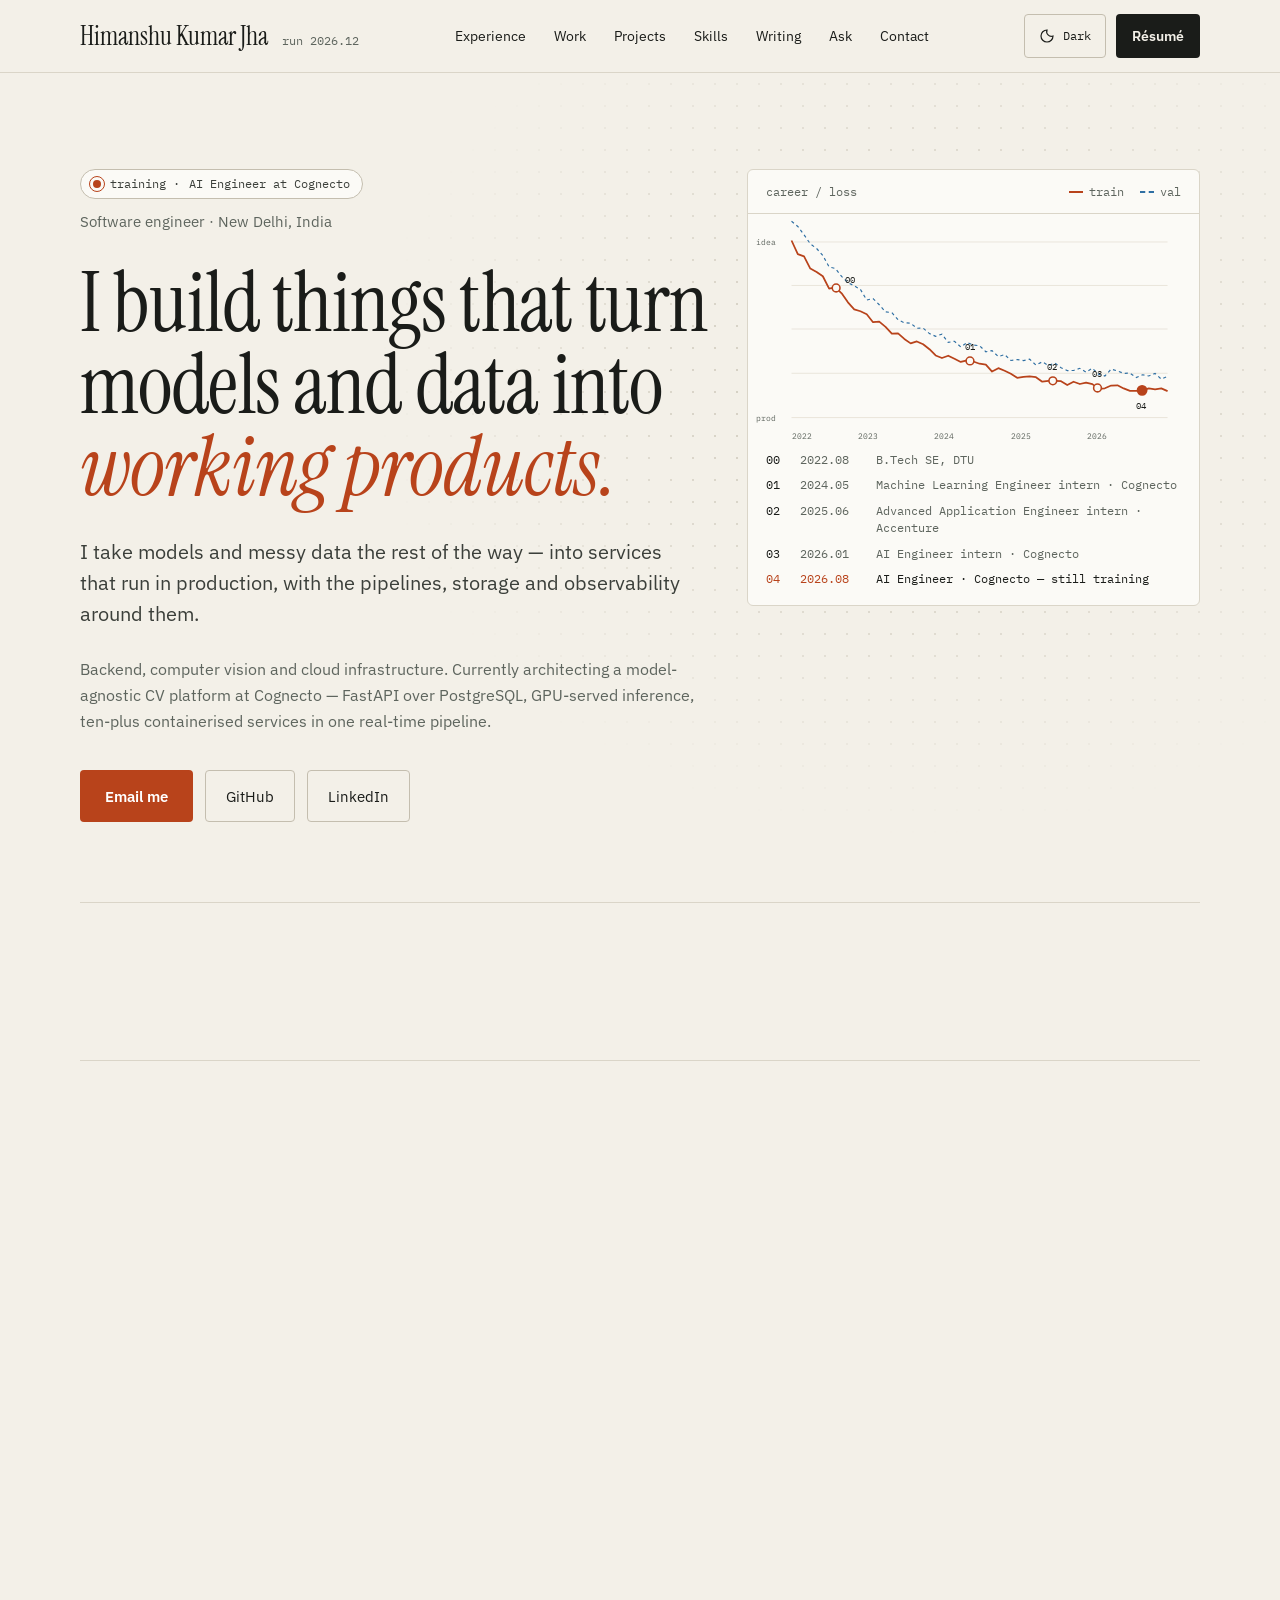
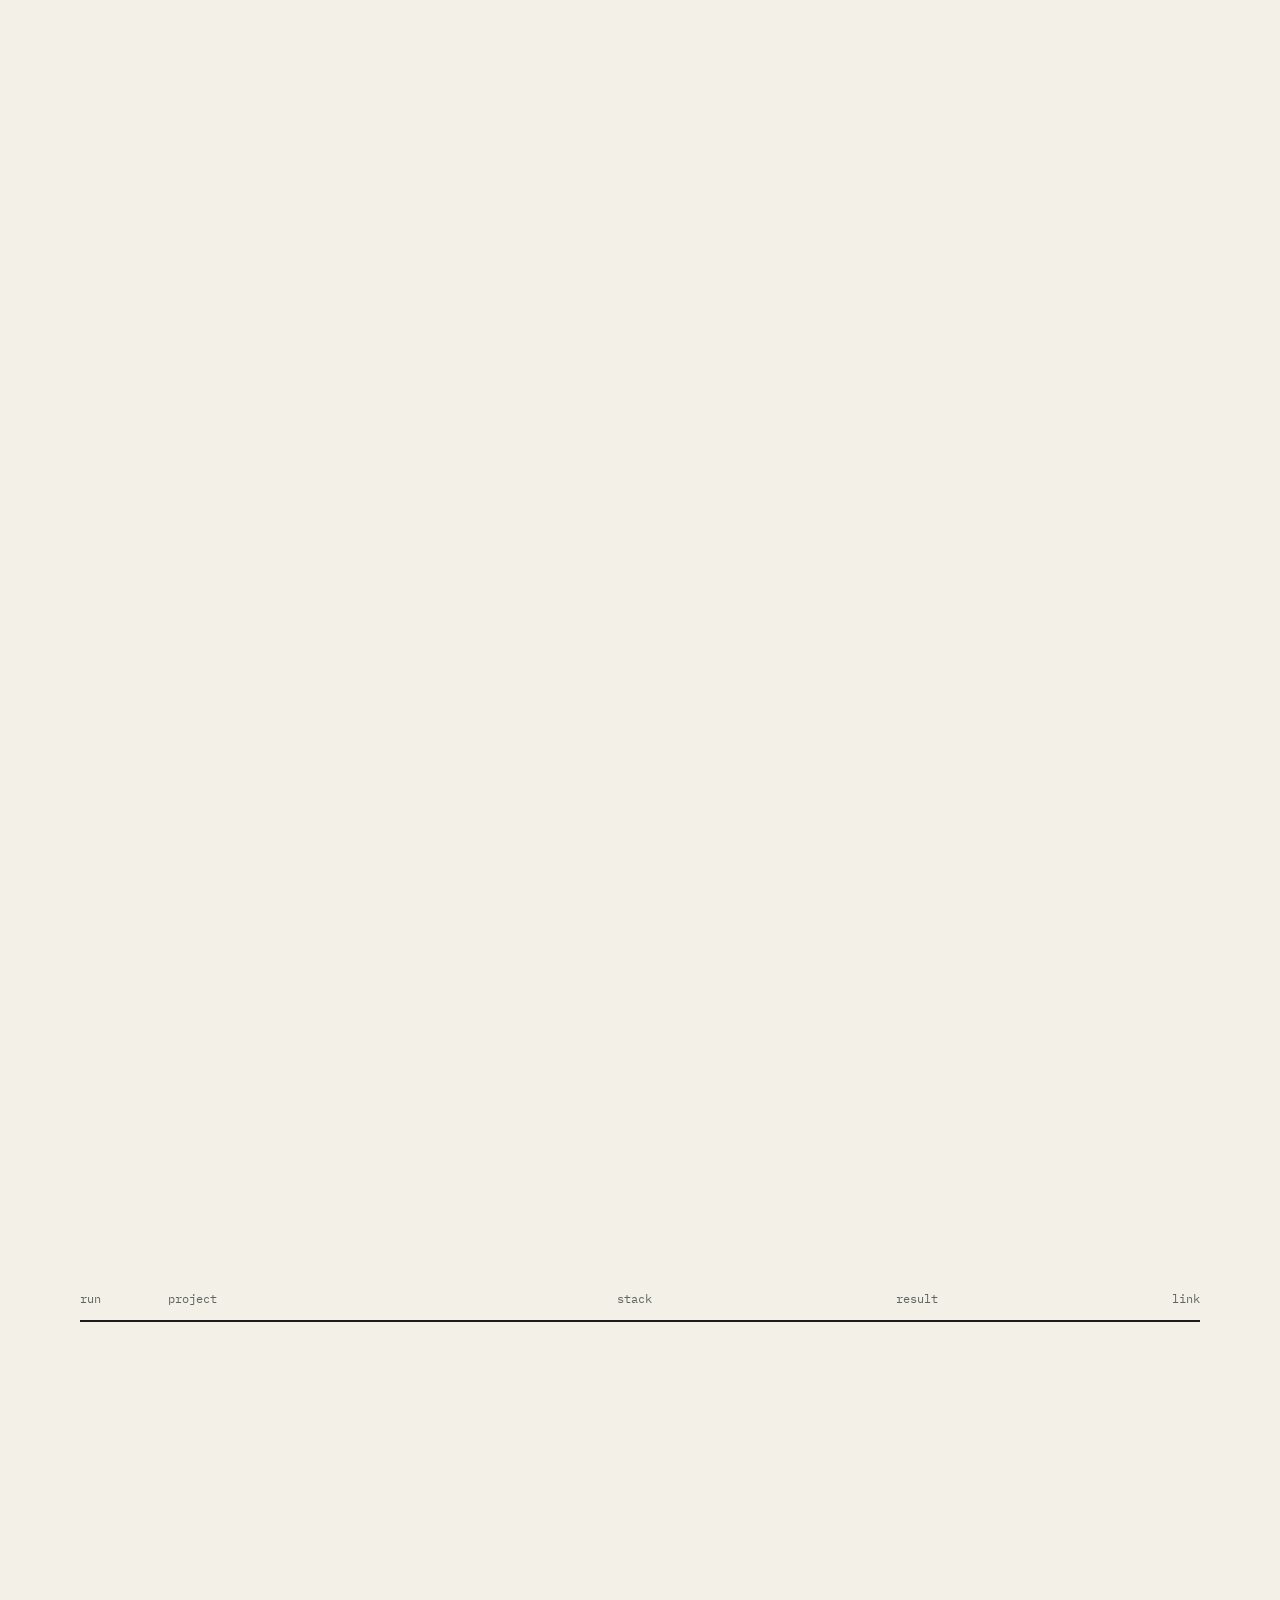
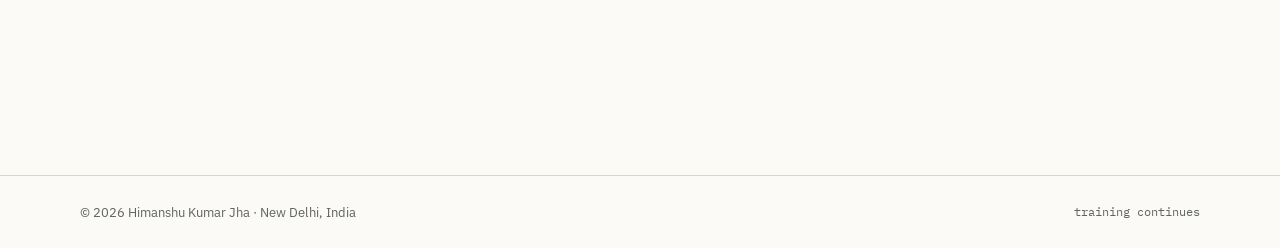
<file: index.html>
<!DOCTYPE html>
<html lang="en">

<head>
  <meta charset="utf-8">
  <meta name="viewport" content="width=device-width, initial-scale=1">
  <title>Himanshu Kumar Jha | AI Engineer - Backend, Computer Vision & Cloud</title>
  <meta name="description"
    content="Himanshu Kumar Jha is an AI Engineer in New Delhi, India, building backend, computer vision and cloud infrastructure - a model-agnostic CV platform at Cognecto, a geospatial voter-segmentation engine for the ECI, and road-telemetry pass detection.">
  <meta name="author" content="Himanshu Kumar Jha">
  <meta name="keywords"
    content="Himanshu Kumar Jha, AI Engineer, Machine Learning Engineer, Backend Engineer, Computer Vision, Cloud Infrastructure, FastAPI, Python, Docker, AWS, PostgreSQL, MLOps, real-time video pipeline, Cognecto, Delhi Technological University, software engineer India">
  <meta name="robots" content="index, follow, max-image-preview:large">
  <link rel="canonical" href="https://himanshukumarjha.netlify.app/">
  <meta property="og:type" content="website">
  <meta property="og:site_name" content="Himanshu Kumar Jha">
  <meta property="og:locale" content="en_US">
  <meta property="og:title" content="Himanshu Kumar Jha | AI Engineer - Backend, Computer Vision & Cloud">
  <meta property="og:description"
    content="AI Engineer building backend, computer vision and cloud infrastructure. Selected work, experience, writing and a resume.">
  <meta property="og:url" content="https://himanshukumarjha.netlify.app/">
  <meta property="og:image"
    content="https://raw.githubusercontent.com/himanshu-kr-jha/portfolio-himanshu/refs/heads/main/thumbnail.png">
  <meta property="og:image:alt" content="Himanshu Kumar Jha - AI Engineer portfolio">
  <meta name="twitter:card" content="summary_large_image">
  <meta name="twitter:creator" content="@himanshukrjhaa">
  <meta name="twitter:title" content="Himanshu Kumar Jha | AI Engineer - Backend, Computer Vision & Cloud">
  <meta name="twitter:description"
    content="AI Engineer building backend, computer vision and cloud infrastructure. Selected work, experience, writing and a resume.">
  <meta name="twitter:image"
    content="https://raw.githubusercontent.com/himanshu-kr-jha/portfolio-himanshu/refs/heads/main/thumbnail.png">
  <meta name="theme-color" content="#F3F0E8" media="(prefers-color-scheme: light)">
  <meta name="theme-color" content="#121412" media="(prefers-color-scheme: dark)">
  <link rel="icon" href="logo-color.svg">
  <script type="application/ld+json">
  {
    "@context": "https://schema.org",
    "@graph": [
      {
        "@type": "Person",
        "@id": "https://himanshukumarjha.netlify.app/#person",
        "name": "Himanshu Kumar Jha",
        "url": "https://himanshukumarjha.netlify.app/",
        "jobTitle": "AI Engineer",
        "email": "mailto:himanshukrjha004@gmail.com",
        "worksFor": { "@type": "Organization", "name": "Cognecto" },
        "alumniOf": { "@type": "CollegeOrUniversity", "name": "Delhi Technological University" },
        "address": { "@type": "PostalAddress", "addressLocality": "New Delhi", "addressCountry": "India" },
        "knowsAbout": [
          "Backend Engineering", "Computer Vision", "Cloud Infrastructure", "FastAPI",
          "Python", "Docker", "AWS", "PostgreSQL", "MLOps", "Real-time video pipelines",
          "Machine Learning", "System Design"
        ],
        "sameAs": [
          "https://github.com/himanshu-kr-jha",
          "https://linkedin.com/in/himanshu-kumar-jha-software-engineer",
          "https://x.com/himanshukrjhaa"
        ]
      },
      {
        "@type": "WebSite",
        "@id": "https://himanshukumarjha.netlify.app/#website",
        "url": "https://himanshukumarjha.netlify.app/",
        "name": "Himanshu Kumar Jha - Portfolio",
        "author": { "@id": "https://himanshukumarjha.netlify.app/#person" },
        "inLanguage": "en"
      }
    ]
  }
  </script>
  <link rel="preload" href="assets/fonts/instrument-serif-400-latin.woff2" as="font" type="font/woff2" crossorigin>
  <link rel="preload" href="assets/fonts/ibm-plex-sans-400-latin.woff2" as="font" type="font/woff2" crossorigin>
  <script src="assets/theme.js"></script>
  <link rel="stylesheet" href="assets/site.css">
</head>

<body>
  <a class="skip" href="#main">Skip to content</a>

  <header class="topbar">
    <div class="wrap topbar-inner">
      <a class="brand" href="#hero">
        <span class="brand-name" id="brand-name"></span>
        <span class="brand-run" id="brand-run"></span>
      </a>
      <nav class="topnav" id="topnav" aria-label="Sections">
        <a href="#experience">Experience</a>
        <a href="#work">Work</a>
        <a href="#more">Projects</a>
        <a href="#skills">Skills</a>
        <a href="#writing">Writing</a>
        <a href="#ask">Ask</a>
        <a href="#contact">Contact</a>
      </nav>
      <div class="top-actions">
        <button type="button" class="theme-btn" data-theme-toggle aria-label="Switch colour theme">
          <svg viewBox="0 0 24 24" fill="none" stroke="currentColor" stroke-width="1.8" stroke-linecap="round"
            aria-hidden="true">
            <path d="M12 3a9 9 0 1 0 9 9 7 7 0 0 1-9-9z"></path>
          </svg><span data-theme-label>Dark</span>
        </button>
        <a class="btn btn-ink" id="top-resume" href="Himanshu-Kumar-Jha-Resume.pdf" target="_blank"
          rel="noopener">Résumé</a>
      </div>
    </div>
  </header>

  <main id="main">
    <div class="wrap">
      <noscript>
        <p class="noscript-note">This page draws itself from <code>assets/portfolio-data.js</code> in the browser.
          Without JavaScript, the résumé linked above carries the same content —
          or write to himanshukrjha004@gmail.com.</p>
      </noscript>

      <section id="hero" class="hero">
        <div class="hero-copy">
          <div class="hero-id">
            <span class="status" id="hero-status"></span>
            <div class="hero-kicker" id="hero-kicker"></div>
          </div>
          <h1 class="hero-title" id="hero-title"></h1>
          <p class="hero-pitch" id="hero-pitch"></p>
          <p class="hero-summary" id="hero-summary"></p>
          <div class="hero-actions">
            <a class="btn btn-accent" id="hero-mail" href="#contact">Email me</a>
            <div class="hero-actions-sub">
              <a class="btn btn-line" id="hero-github" href="#" target="_blank" rel="noopener">GitHub</a>
              <a class="btn btn-line" id="hero-linkedin" href="#" target="_blank" rel="noopener">LinkedIn</a>
            </div>
          </div>
        </div>

        <figure class="loss" id="loss">
          <div class="loss-head">
            <span>career / loss</span>
            <div class="loss-legend" aria-hidden="true">
              <span><i class="swatch-train"></i>train</span>
              <span><i class="swatch-val"></i>val</span>
            </div>
          </div>
          <div id="loss-plot"></div>
          <figcaption class="loss-caption" id="loss-caption"></figcaption>
        </figure>
      </section>

      <section class="stats" id="stats" aria-label="At a glance"></section>

      <section id="experience" class="section">
        <div class="sec-head">
          <span class="sec-code">01 checkpoints</span>
          <h2>Experience, saved every epoch</h2>
        </div>
        <div id="exp-list"></div>
      </section>

      <section id="work" class="section">
        <div class="sec-head">
          <span class="sec-code">02 eval</span>
          <h2>Selected work, scored on what it shipped</h2>
        </div>
        <div id="work-list"></div>
      </section>

      <section id="more" class="section">
        <div class="sec-head">
          <span class="sec-code">03 ablations</span>
          <h2>Other runs worth logging</h2>
        </div>
        <div class="abl">
          <div class="abl-head" aria-hidden="true">
            <span>run</span><span>project</span><span>stack</span><span>result</span><span>link</span>
          </div>
          <div id="project-rows"></div>
        </div>
      </section>

      <section id="skills" class="section weights">
        <div class="sec-head weights-head">
          <span class="sec-code">04 weights</span>
          <h2>What the model has learned</h2>
        </div>
        <dl class="weights-list" id="specs-list"></dl>
      </section>

      <section id="writing" class="section">
        <div class="sec-head">
          <span class="sec-code">05 logs</span>
          <h2>Field notes from the run</h2>
        </div>
        <div class="logs" id="notes-grid"></div>
      </section>

      <section id="ask" class="section">
        <div class="sec-head">
          <span class="sec-code">06 inference</span>
          <h2>Ask the model about me</h2>
        </div>
        <div class="ask">
          <div class="ask-head">
            <span class="live">prompt</span>
            <span>answers drawn only from this page</span>
          </div>
          <div class="ask-log" id="ask-log" role="log" aria-live="polite"></div>
          <div class="ask-foot">
            <div class="ask-chips" id="ask-chips"></div>
            <form class="ask-form" id="ask-form">
              <input id="ask-input" name="q" class="input" autocomplete="off"
                aria-label="Ask a question about my work" placeholder="Ask a question about my work…">
              <button type="submit" class="btn btn-ink" id="ask-send">Ask</button>
            </form>
            <span class="ask-note" id="ask-note"></span>
          </div>
        </div>
      </section>
    </div>

    <section id="contact" class="serve">
      <div class="wrap serve-inner">
        <div class="serve-copy">
          <span class="sec-code">07 serve</span>
          <div class="serve-status" id="contact-availability"></div>
          <h2 class="serve-title" id="contact-heading"></h2>
          <p class="serve-body" id="contact-body"></p>
          <div class="serve-links" id="contact-links"></div>
        </div>
        <form class="serve-form" id="contact-form">
          <label class="field">
            <span>Name</span>
            <input name="name" class="input" autocomplete="name" required>
          </label>
          <label class="field">
            <span>Email</span>
            <input name="email" type="email" class="input" autocomplete="email" required>
          </label>
          <label class="field">
            <span>What are you working on?</span>
            <textarea name="message" rows="5" class="input" required></textarea>
          </label>
          <!-- Honeypot: real people never see it, bots fill it in. -->
          <input type="checkbox" name="botcheck" class="botcheck" tabindex="-1" autocomplete="off"
            aria-hidden="true">
          <button type="submit" class="btn btn-ink" id="contact-submit">Send message</button>
          <span class="form-note" id="form-note" role="status" aria-live="polite"></span>
          <a class="btn btn-line" id="form-fallback" href="#" hidden>Open in your mail app instead</a>
        </form>
      </div>
    </section>
  </main>

  <footer class="foot is-panel">
    <div class="wrap foot-inner">
      <span id="foot-credit">© 2026 Himanshu Kumar Jha</span>
      <span class="foot-tag">training continues</span>
    </div>
  </footer>

  <script src="assets/portfolio-data.js"></script>
  <script src="assets/dom.js"></script>
  <script src="assets/art.js"></script>
  <script src="assets/ask.js"></script>
  <script src="assets/ask-config.js"></script>
  <script src="assets/ask-remote.js"></script>
  <script src="assets/portfolio.js"></script>

  <!-- Privacy-friendly analytics: no cookies, no personal data, no consent
       banner needed. Paste your token into data-cf-beacon to switch it on;
       delete this block to remove analytics entirely.
       Sign up at https://dash.cloudflare.com → Web Analytics.
  <script defer src="https://static.cloudflareinsights.com/beacon.min.js"
    data-cf-beacon='{"token": "YOUR_TOKEN_HERE"}'></script>
  -->
</body>

</html>
</file>
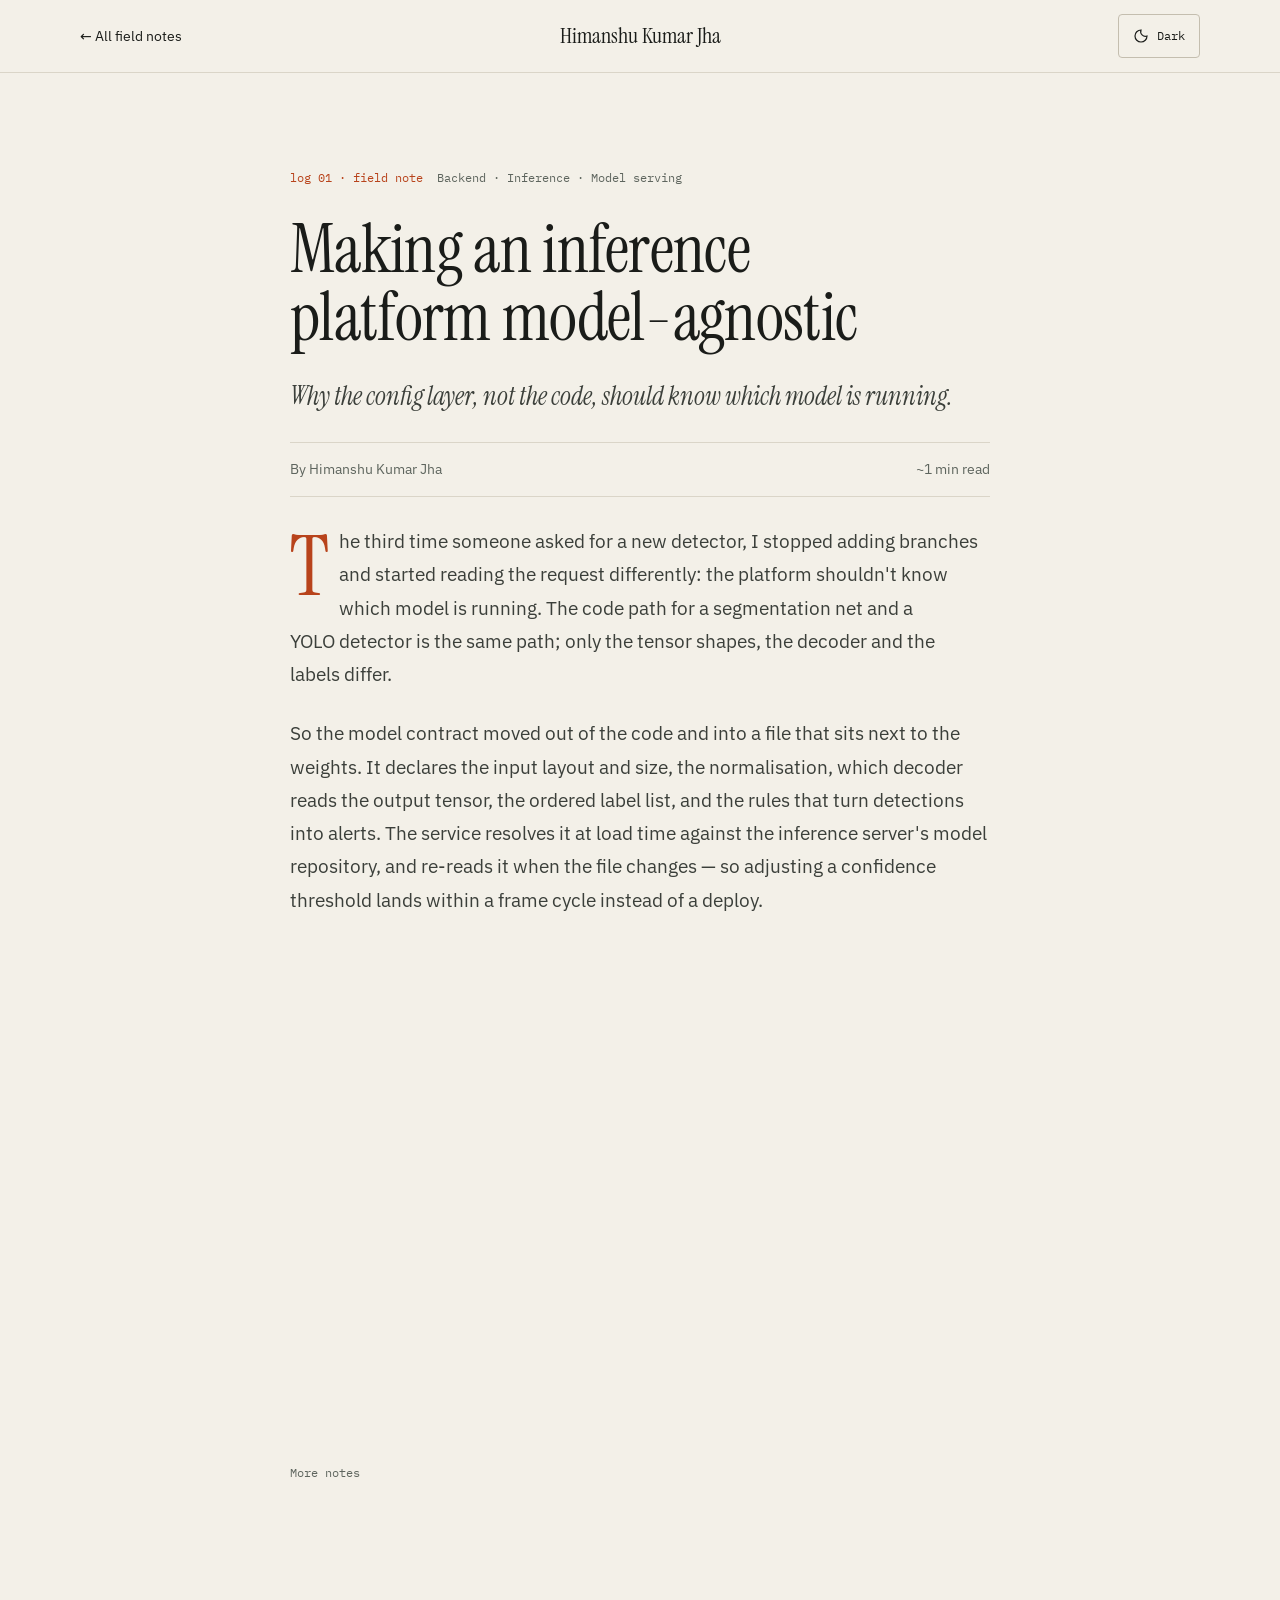
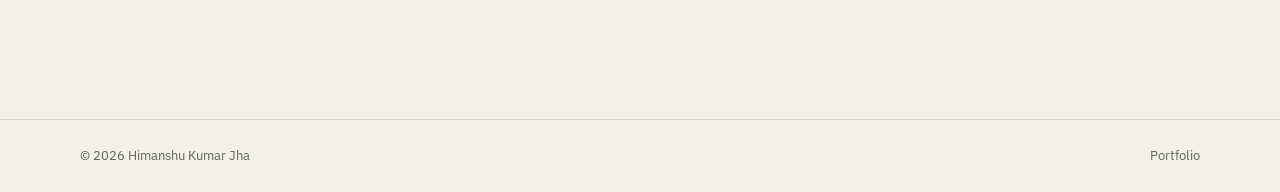
<file: blog.html>
<!DOCTYPE html>
<html lang="en">

<head>
  <meta charset="utf-8">
  <meta name="viewport" content="width=device-width, initial-scale=1">
  <title>Writing | Himanshu Kumar Jha</title>
  <meta name="description" content="Field notes by Himanshu Kumar Jha on backend, inference platforms, container pipelines and computer vision.">
  <meta name="author" content="Himanshu Kumar Jha">
  <meta name="robots" content="index, follow, max-image-preview:large">
  <link rel="canonical" href="https://himanshukumarjha.netlify.app/blog.html">
  <meta property="og:type" content="article">
  <meta property="og:site_name" content="Himanshu Kumar Jha">
  <meta property="og:title" content="Writing | Himanshu Kumar Jha">
  <meta property="og:description" content="Field notes on backend, inference platforms, container pipelines and computer vision.">
  <meta property="og:url" content="https://himanshukumarjha.netlify.app/blog.html">
  <meta name="twitter:card" content="summary_large_image">
  <meta name="twitter:creator" content="@himanshukrjhaa">
  <meta name="theme-color" content="#F3F0E8" media="(prefers-color-scheme: light)">
  <meta name="theme-color" content="#121412" media="(prefers-color-scheme: dark)">
  <link rel="icon" href="logo-color.svg">
  <link rel="preload" href="assets/fonts/instrument-serif-400-latin.woff2" as="font" type="font/woff2" crossorigin>
  <link rel="preload" href="assets/fonts/ibm-plex-sans-400-latin.woff2" as="font" type="font/woff2" crossorigin>
  <script src="assets/theme.js"></script>
  <link rel="stylesheet" href="assets/site.css">
</head>

<body>
  <a class="skip" href="#main">Skip to content</a>

  <header class="topbar">
    <div class="wrap topbar-inner subbar-inner">
      <a class="back" href="index.html#writing">← All field notes</a>
      <a class="brand-name" href="index.html" id="brand-name">Himanshu Kumar Jha</a>
      <button type="button" class="theme-btn" data-theme-toggle aria-label="Switch colour theme">
        <svg viewBox="0 0 24 24" fill="none" stroke="currentColor" stroke-width="1.8" stroke-linecap="round"
          aria-hidden="true">
          <path d="M12 3a9 9 0 1 0 9 9 7 7 0 0 1-9-9z"></path>
        </svg><span data-theme-label>Dark</span>
      </button>
    </div>
  </header>

  <main id="main" class="wrap note page-end">
    <noscript>
      <p class="noscript-note">These notes are drawn from <code>assets/portfolio-data.js</code> in the browser.
        Enable JavaScript, or read the summaries on the <a href="index.html#writing">portfolio</a>.</p>
    </noscript>

    <article class="note-article">
      <div class="note-meta"><span id="note-code"></span><span id="note-tags"></span></div>
      <h1 class="note-title" id="note-title"></h1>
      <p class="note-lede" id="note-lede"></p>
      <div class="byline"><span id="note-by"></span><span id="note-read"></span></div>
      <div class="note-body" id="note-paragraphs"></div>
    </article>

    <section class="note-end">
      <div class="reply">
        <div class="reply-copy">
          <span>Thoughts on this, or a similar problem of your own?</span>
          <span class="mail-fallback" id="note-reply-note"></span>
        </div>
        <a class="btn btn-accent btn-sm" id="note-reply" href="#">Reply by email</a>
      </div>
      <nav class="more-notes" id="note-index" aria-label="More notes"></nav>
    </section>
  </main>

  <footer class="foot">
    <div class="wrap foot-inner">
      <span id="foot-credit"></span>
      <a href="index.html">Portfolio</a>
    </div>
  </footer>

  <script src="assets/portfolio-data.js"></script>
  <script src="assets/dom.js"></script>
  <script src="assets/blog.js"></script>
</body>

</html>
</file>
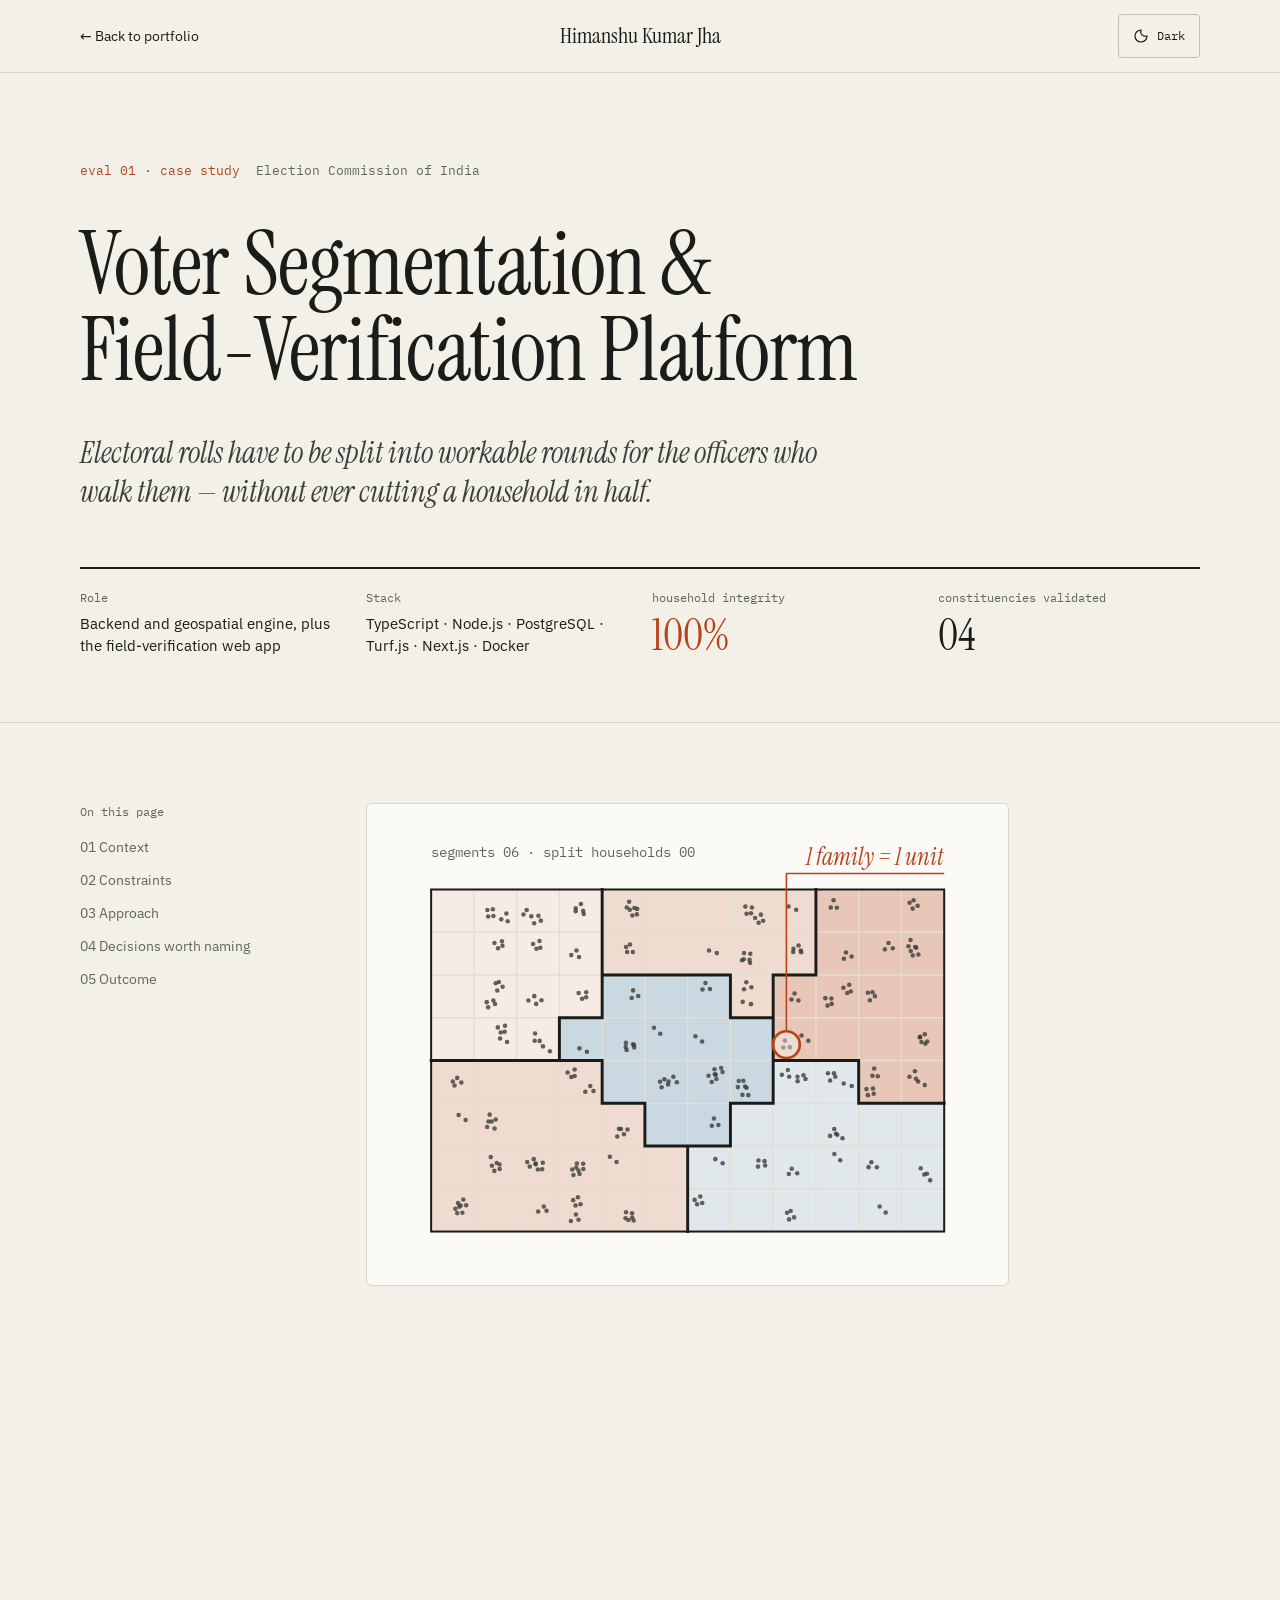
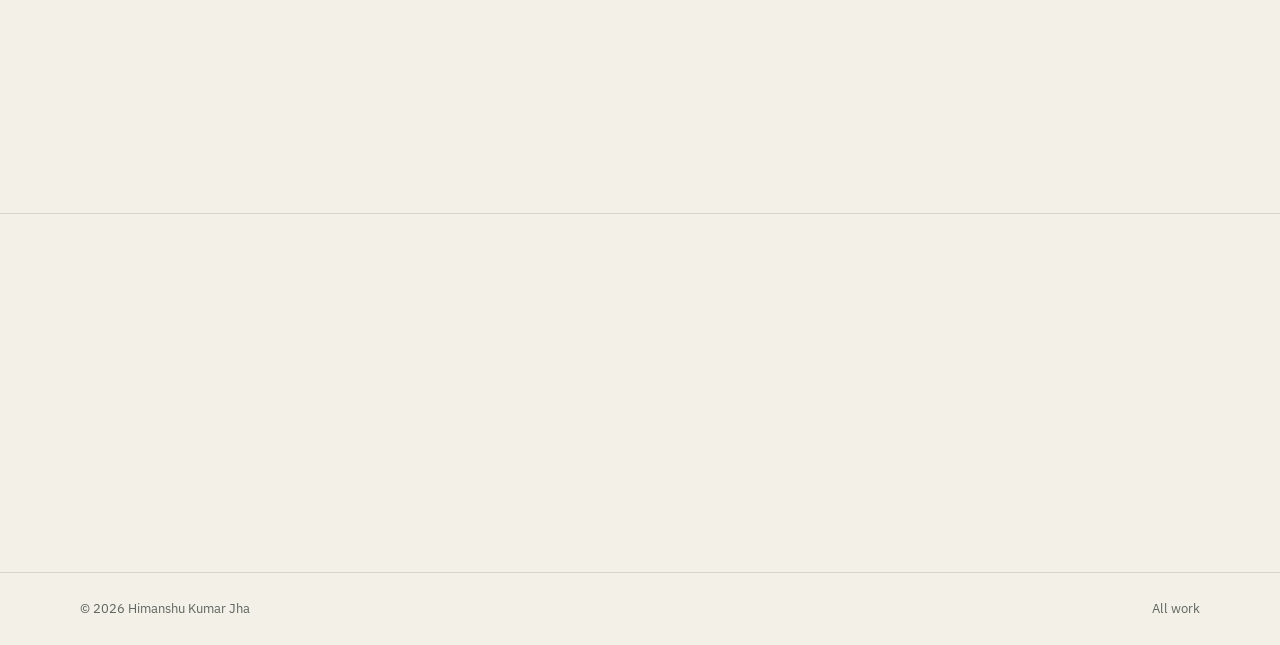
<file: case.html>
<!DOCTYPE html>
<html lang="en">

<head>
  <meta charset="utf-8">
  <meta name="viewport" content="width=device-width, initial-scale=1">
  <title>Case study | Himanshu Kumar Jha</title>
  <meta name="description"
    content="How it was built - context, constraints, approach and outcome for a project by Himanshu Kumar Jha, AI Engineer.">
  <meta name="author" content="Himanshu Kumar Jha">
  <meta name="robots" content="index, follow, max-image-preview:large">
  <link rel="canonical" href="https://himanshukumarjha.netlify.app/case.html">
  <meta property="og:type" content="article">
  <meta property="og:site_name" content="Himanshu Kumar Jha">
  <meta property="og:title" content="Case study | Himanshu Kumar Jha">
  <meta property="og:description"
    content="How it was built - context, constraints, approach and outcome for a project by Himanshu Kumar Jha.">
  <meta property="og:url" content="https://himanshukumarjha.netlify.app/case.html">
  <meta name="twitter:card" content="summary_large_image">
  <meta name="twitter:creator" content="@himanshukrjhaa">
  <meta name="theme-color" content="#F3F0E8" media="(prefers-color-scheme: light)">
  <meta name="theme-color" content="#121412" media="(prefers-color-scheme: dark)">
  <link rel="icon" href="logo-color.svg">
  <link rel="preload" href="assets/fonts/instrument-serif-400-latin.woff2" as="font" type="font/woff2" crossorigin>
  <link rel="preload" href="assets/fonts/ibm-plex-sans-400-latin.woff2" as="font" type="font/woff2" crossorigin>
  <script src="assets/theme.js"></script>
  <link rel="stylesheet" href="assets/site.css">
</head>

<body>
  <a class="skip" href="#main">Skip to content</a>

  <header class="topbar">
    <div class="wrap topbar-inner subbar-inner">
      <a class="back" href="index.html#work">← Back to portfolio</a>
      <a class="brand-name" href="index.html" id="brand-name">Himanshu Kumar Jha</a>
      <button type="button" class="theme-btn" data-theme-toggle aria-label="Switch colour theme">
        <svg viewBox="0 0 24 24" fill="none" stroke="currentColor" stroke-width="1.8" stroke-linecap="round"
          aria-hidden="true">
          <path d="M12 3a9 9 0 1 0 9 9 7 7 0 0 1-9-9z"></path>
        </svg><span data-theme-label>Dark</span>
      </button>
    </div>
  </header>

  <main id="main">
    <div class="case-hero-wrap">
      <div class="wrap case-hero">
        <noscript>
          <p class="noscript-note" style="grid-column: 1 / -1">This page is drawn from
            <code>assets/portfolio-data.js</code> in the browser. Enable JavaScript, or read the project summaries
            on the <a href="index.html#work">portfolio</a>.</p>
        </noscript>
        <div class="case-kicker"><span id="cs-code"></span><span id="cs-kicker"></span></div>
        <h1 class="case-title" id="cs-title"></h1>
        <p class="case-summary" id="cs-summary"></p>
        <dl class="case-facts" id="cs-facts"></dl>
      </div>
    </div>

    <div class="wrap case-body">
      <nav class="toc" id="cs-toc" aria-label="On this page"></nav>
      <article class="case-article" id="cs-sections"></article>
    </div>

    <div class="case-cta-wrap">
      <div class="wrap case-cta">
        <div class="case-cta-copy">
          <h2>Working on something like this?</h2>
          <p id="cs-note"></p>
          <div class="case-cta-actions">
            <a class="btn btn-accent" id="cs-contact" href="#">Talk about work like this</a>
            <a class="btn btn-line" id="cs-live" href="#" target="_blank" rel="noopener" hidden>Visit the live
              site ↗</a>
          </div>
          <p class="mail-fallback" id="cs-contact-note"></p>
        </div>
        <a class="next-link" id="cs-next" href="index.html#work">
          <span class="k" id="cs-next-kicker">Next case study</span>
          <span class="t" id="cs-next-label"></span>
        </a>
      </div>
    </div>
  </main>

  <footer class="foot">
    <div class="wrap foot-inner">
      <span id="foot-credit"></span>
      <a href="index.html#work">All work</a>
    </div>
  </footer>

  <script src="assets/portfolio-data.js"></script>
  <script src="assets/dom.js"></script>
  <script src="assets/art.js"></script>
  <script src="assets/case.js"></script>
</body>

</html>
</file>
<file: assets/site.css>
/* Site stylesheet: the "Training Run" design.
   Fonts are self-hosted (latin + latin-ext subsets) so every page works
   offline and straight off the filesystem. */

@font-face {
  font-family: "IBM Plex Mono";
  font-style: normal;
  font-weight: 400;
  font-display: swap;
  src: url("fonts/ibm-plex-mono-400-latin-ext.woff2") format("woff2");
  unicode-range: U+0100-02BA, U+02BD-02C5, U+02C7-02CC, U+02CE-02D7, U+02DD-02FF, U+0304, U+0308, U+0329, U+1D00-1DBF, U+1E00-1E9F, U+1EF2-1EFF, U+2020, U+20A0-20AB, U+20AD-20C0, U+2113, U+2C60-2C7F, U+A720-A7FF;
}
@font-face {
  font-family: "IBM Plex Mono";
  font-style: normal;
  font-weight: 400;
  font-display: swap;
  src: url("fonts/ibm-plex-mono-400-latin.woff2") format("woff2");
  unicode-range: U+0000-00FF, U+0131, U+0152-0153, U+02BB-02BC, U+02C6, U+02DA, U+02DC, U+0304, U+0308, U+0329, U+2000-206F, U+20AC, U+2122, U+2191, U+2193, U+2212, U+2215, U+FEFF, U+FFFD;
}
@font-face {
  font-family: "IBM Plex Mono";
  font-style: normal;
  font-weight: 500;
  font-display: swap;
  src: url("fonts/ibm-plex-mono-500-latin-ext.woff2") format("woff2");
  unicode-range: U+0100-02BA, U+02BD-02C5, U+02C7-02CC, U+02CE-02D7, U+02DD-02FF, U+0304, U+0308, U+0329, U+1D00-1DBF, U+1E00-1E9F, U+1EF2-1EFF, U+2020, U+20A0-20AB, U+20AD-20C0, U+2113, U+2C60-2C7F, U+A720-A7FF;
}
@font-face {
  font-family: "IBM Plex Mono";
  font-style: normal;
  font-weight: 500;
  font-display: swap;
  src: url("fonts/ibm-plex-mono-500-latin.woff2") format("woff2");
  unicode-range: U+0000-00FF, U+0131, U+0152-0153, U+02BB-02BC, U+02C6, U+02DA, U+02DC, U+0304, U+0308, U+0329, U+2000-206F, U+20AC, U+2122, U+2191, U+2193, U+2212, U+2215, U+FEFF, U+FFFD;
}
@font-face {
  font-family: "IBM Plex Mono";
  font-style: normal;
  font-weight: 600;
  font-display: swap;
  src: url("fonts/ibm-plex-mono-600-latin-ext.woff2") format("woff2");
  unicode-range: U+0100-02BA, U+02BD-02C5, U+02C7-02CC, U+02CE-02D7, U+02DD-02FF, U+0304, U+0308, U+0329, U+1D00-1DBF, U+1E00-1E9F, U+1EF2-1EFF, U+2020, U+20A0-20AB, U+20AD-20C0, U+2113, U+2C60-2C7F, U+A720-A7FF;
}
@font-face {
  font-family: "IBM Plex Mono";
  font-style: normal;
  font-weight: 600;
  font-display: swap;
  src: url("fonts/ibm-plex-mono-600-latin.woff2") format("woff2");
  unicode-range: U+0000-00FF, U+0131, U+0152-0153, U+02BB-02BC, U+02C6, U+02DA, U+02DC, U+0304, U+0308, U+0329, U+2000-206F, U+20AC, U+2122, U+2191, U+2193, U+2212, U+2215, U+FEFF, U+FFFD;
}
@font-face {
  font-family: "IBM Plex Sans";
  font-style: normal;
  font-weight: 400;
  font-display: swap;
  src: url("fonts/ibm-plex-sans-400-latin-ext.woff2") format("woff2");
  unicode-range: U+0100-02BA, U+02BD-02C5, U+02C7-02CC, U+02CE-02D7, U+02DD-02FF, U+0304, U+0308, U+0329, U+1D00-1DBF, U+1E00-1E9F, U+1EF2-1EFF, U+2020, U+20A0-20AB, U+20AD-20C0, U+2113, U+2C60-2C7F, U+A720-A7FF;
}
@font-face {
  font-family: "IBM Plex Sans";
  font-style: normal;
  font-weight: 400;
  font-display: swap;
  src: url("fonts/ibm-plex-sans-400-latin.woff2") format("woff2");
  unicode-range: U+0000-00FF, U+0131, U+0152-0153, U+02BB-02BC, U+02C6, U+02DA, U+02DC, U+0304, U+0308, U+0329, U+2000-206F, U+20AC, U+2122, U+2191, U+2193, U+2212, U+2215, U+FEFF, U+FFFD;
}
@font-face {
  font-family: "IBM Plex Sans";
  font-style: normal;
  font-weight: 500;
  font-display: swap;
  src: url("fonts/ibm-plex-sans-500-latin-ext.woff2") format("woff2");
  unicode-range: U+0100-02BA, U+02BD-02C5, U+02C7-02CC, U+02CE-02D7, U+02DD-02FF, U+0304, U+0308, U+0329, U+1D00-1DBF, U+1E00-1E9F, U+1EF2-1EFF, U+2020, U+20A0-20AB, U+20AD-20C0, U+2113, U+2C60-2C7F, U+A720-A7FF;
}
@font-face {
  font-family: "IBM Plex Sans";
  font-style: normal;
  font-weight: 500;
  font-display: swap;
  src: url("fonts/ibm-plex-sans-500-latin.woff2") format("woff2");
  unicode-range: U+0000-00FF, U+0131, U+0152-0153, U+02BB-02BC, U+02C6, U+02DA, U+02DC, U+0304, U+0308, U+0329, U+2000-206F, U+20AC, U+2122, U+2191, U+2193, U+2212, U+2215, U+FEFF, U+FFFD;
}
@font-face {
  font-family: "IBM Plex Sans";
  font-style: normal;
  font-weight: 600;
  font-display: swap;
  src: url("fonts/ibm-plex-sans-600-latin-ext.woff2") format("woff2");
  unicode-range: U+0100-02BA, U+02BD-02C5, U+02C7-02CC, U+02CE-02D7, U+02DD-02FF, U+0304, U+0308, U+0329, U+1D00-1DBF, U+1E00-1E9F, U+1EF2-1EFF, U+2020, U+20A0-20AB, U+20AD-20C0, U+2113, U+2C60-2C7F, U+A720-A7FF;
}
@font-face {
  font-family: "IBM Plex Sans";
  font-style: normal;
  font-weight: 600;
  font-display: swap;
  src: url("fonts/ibm-plex-sans-600-latin.woff2") format("woff2");
  unicode-range: U+0000-00FF, U+0131, U+0152-0153, U+02BB-02BC, U+02C6, U+02DA, U+02DC, U+0304, U+0308, U+0329, U+2000-206F, U+20AC, U+2122, U+2191, U+2193, U+2212, U+2215, U+FEFF, U+FFFD;
}
@font-face {
  font-family: "Instrument Serif";
  font-style: italic;
  font-weight: 400;
  font-display: swap;
  src: url("fonts/instrument-serif-400-italic-latin-ext.woff2") format("woff2");
  unicode-range: U+0100-02BA, U+02BD-02C5, U+02C7-02CC, U+02CE-02D7, U+02DD-02FF, U+0304, U+0308, U+0329, U+1D00-1DBF, U+1E00-1E9F, U+1EF2-1EFF, U+2020, U+20A0-20AB, U+20AD-20C0, U+2113, U+2C60-2C7F, U+A720-A7FF;
}
@font-face {
  font-family: "Instrument Serif";
  font-style: italic;
  font-weight: 400;
  font-display: swap;
  src: url("fonts/instrument-serif-400-italic-latin.woff2") format("woff2");
  unicode-range: U+0000-00FF, U+0131, U+0152-0153, U+02BB-02BC, U+02C6, U+02DA, U+02DC, U+0304, U+0308, U+0329, U+2000-206F, U+20AC, U+2122, U+2191, U+2193, U+2212, U+2215, U+FEFF, U+FFFD;
}
@font-face {
  font-family: "Instrument Serif";
  font-style: normal;
  font-weight: 400;
  font-display: swap;
  src: url("fonts/instrument-serif-400-latin-ext.woff2") format("woff2");
  unicode-range: U+0100-02BA, U+02BD-02C5, U+02C7-02CC, U+02CE-02D7, U+02DD-02FF, U+0304, U+0308, U+0329, U+1D00-1DBF, U+1E00-1E9F, U+1EF2-1EFF, U+2020, U+20A0-20AB, U+20AD-20C0, U+2113, U+2C60-2C7F, U+A720-A7FF;
}
@font-face {
  font-family: "Instrument Serif";
  font-style: normal;
  font-weight: 400;
  font-display: swap;
  src: url("fonts/instrument-serif-400-latin.woff2") format("woff2");
  unicode-range: U+0000-00FF, U+0131, U+0152-0153, U+02BB-02BC, U+02C6, U+02DA, U+02DC, U+0304, U+0308, U+0329, U+2000-206F, U+20AC, U+2122, U+2191, U+2193, U+2212, U+2215, U+FEFF, U+FFFD;
}

/* ── Tokens ──────────────────────────────────────────────────────────────
   "Training Run". Retune these to reskin every page; don't hard-code a
   colour or a font a token already covers. Dark is set twice on purpose:
   once for a visitor whose system is dark and who hasn't chosen, once for
   an explicit choice. assets/theme.js sets data-theme before first paint. */
:root {
  --bg: #F3F0E8;
  --panel: #FBFAF6;
  --ink: #1A1C19;
  --ink2: #3B3F3A;
  --muted: #5E655E;
  --line: #DAD5C8;
  --line2: #C4BEAF;
  --accent: #B8431B;
  --on-accent: #FFFFFF;
  --val: #2F6FA3;
  --grid: #E4DFD3;

  --serif: "Instrument Serif", Georgia, serif;
  --sans: "IBM Plex Sans", system-ui, -apple-system, "Segoe UI", sans-serif;
  --mono: "IBM Plex Mono", ui-monospace, "SFMono-Regular", Menlo, monospace;

  --max: 1440px;
  --gutter: 80px;
  --radius: 4px;

  color-scheme: light;
}
@media (prefers-color-scheme: dark) {
  :root:not([data-theme="light"]) {
    --bg: #121412; --panel: #1A1D1A; --ink: #ECE8DD; --ink2: #D2CEC2; --muted: #9AA298;
    --line: #2A302B; --line2: #3D453F; --accent: #EE8A5E; --on-accent: #121412;
    --val: #7FBCD0; --grid: #232924;
    color-scheme: dark;
  }
}
:root[data-theme="dark"] {
  --bg: #121412; --panel: #1A1D1A; --ink: #ECE8DD; --ink2: #D2CEC2; --muted: #9AA298;
  --line: #2A302B; --line2: #3D453F; --accent: #EE8A5E; --on-accent: #121412;
  --val: #7FBCD0; --grid: #232924;
  color-scheme: dark;
}

/* ── Base ────────────────────────────────────────────────────────────── */
*, *::before, *::after { box-sizing: border-box; }
html { -webkit-text-size-adjust: 100%; scroll-behavior: smooth; }
body {
  margin: 0;
  background: var(--bg);
  color: var(--ink);
  font: 400 16px/1.5 var(--sans);
  -webkit-font-smoothing: antialiased;
  transition: background-color .2s, color .2s;
}
a { color: var(--ink); text-decoration: none; }
a:hover { color: var(--accent); }
:focus-visible { outline: 2px solid var(--accent); outline-offset: 3px; border-radius: 2px; }
img, svg { display: block; }
h1, h2, h3, p, ul, ol, dl, dd, figure { margin: 0; }
button, input, textarea { font: inherit; color: inherit; }
[hidden] { display: none !important; }
::selection { background: var(--accent); color: var(--on-accent); }

.wrap { width: 100%; max-width: var(--max); margin: 0 auto; padding-inline: var(--gutter); }
.mono { font-family: var(--mono); }
.serif { font-family: var(--serif); font-weight: 400; }
.accent { color: var(--accent); }
em.accent { font-style: italic; }

.skip {
  position: absolute; left: 16px; top: -60px; z-index: 10;
  padding: 10px 14px; background: var(--ink); color: var(--bg); border-radius: var(--radius);
}
.skip:focus { top: 12px; color: var(--bg); }

.noscript-note {
  margin: 24px 0 0; padding: 16px 18px; border: 1px solid var(--line2); border-radius: 6px;
  background: var(--panel); color: var(--ink2); font-size: 15px; line-height: 1.6;
}

/* ── Buttons ─────────────────────────────────────────────────────────── */
.btn {
  height: 52px; padding: 0 24px;
  display: inline-flex; align-items: center; justify-content: center; gap: 8px;
  border: 1px solid transparent; border-radius: var(--radius);
  font: 500 15px/1 var(--sans); white-space: nowrap; cursor: pointer;
  transition: background-color .15s, border-color .15s, color .15s, opacity .15s;
}
.btn-sm { height: 48px; padding: 0 20px; font-size: 14px; }
.btn-accent { background: var(--accent); color: var(--on-accent); font-weight: 600; }
.btn-accent:hover { color: var(--on-accent); opacity: .9; }
.btn-ink { background: var(--ink); color: var(--bg); font-weight: 600; border: 0; }
.btn-ink:hover { color: var(--bg); opacity: .88; }
.btn-line { border-color: var(--line2); color: var(--ink); padding: 0 20px; font-weight: 400; }
.btn-line:hover { border-color: var(--accent); }
.btn[disabled] { opacity: .55; cursor: default; }

/* ── Top bar ─────────────────────────────────────────────────────────── */
.topbar { border-bottom: 1px solid var(--line); }
.topbar-inner {
  min-height: 72px;
  display: flex; align-items: center; justify-content: space-between; gap: 24px;
}
.brand { display: flex; align-items: baseline; gap: 14px; min-width: 0; }
.brand-name { font-family: var(--serif); font-size: 26px; line-height: 1.1; white-space: nowrap; }
.brand-name .short { display: none; }
.brand-run { font-family: var(--mono); font-size: 12px; color: var(--muted); white-space: nowrap; }
.topnav { display: flex; gap: 28px; font-size: 14px; }
.topnav a { white-space: nowrap; padding: 12px 0; }
.topnav a.is-current { color: var(--accent); }
.top-actions { display: flex; gap: 10px; align-items: center; flex-shrink: 0; }
.theme-btn {
  height: 44px; padding: 0 14px;
  display: inline-flex; align-items: center; gap: 8px;
  background: transparent; border: 1px solid var(--line2); border-radius: var(--radius);
  color: var(--ink); font-family: var(--mono); font-size: 12px; cursor: pointer;
}
.theme-btn:hover { border-color: var(--accent); color: var(--accent); }
.theme-btn svg { width: 16px; height: 16px; flex-shrink: 0; }
.top-actions .btn { height: 44px; padding: 0 16px; font-size: 14px; }

/* Sub-page bar: back link, name, theme. */
.subbar-inner { display: grid; grid-template-columns: 1fr auto 1fr; }
.subbar-inner .back { display: inline-flex; align-items: center; gap: 10px; min-height: 44px; font-size: 14px; justify-self: start; }
.subbar-inner .brand-name { font-size: 22px; }
.subbar-inner .theme-btn { justify-self: end; }

/* ── Section heads ───────────────────────────────────────────────────── */
.section { padding-top: 140px; scroll-margin-top: 24px; }
.sec-head { display: flex; align-items: baseline; gap: 24px; margin-bottom: 48px; }
.sec-code { font-family: var(--mono); font-size: 13px; color: var(--accent); white-space: nowrap; }
.sec-head h2, .h2 {
  font-family: var(--serif); font-weight: 400; font-size: 56px; line-height: 1;
  text-wrap: balance;
}
.rule-top { border-top: 2px solid var(--ink); }

/* ── Hero ────────────────────────────────────────────────────────────── */
.hero {
  padding-top: 96px; padding-bottom: 80px;
  display: grid; grid-template-columns: repeat(12, minmax(0, 1fr)); column-gap: 24px; row-gap: 48px;
  align-items: start;
}
.hero-copy { grid-column: span 7; display: flex; flex-direction: column; gap: 28px; }
.hero-kicker { font-size: 15px; color: var(--muted); }
.hero-title {
  font-family: var(--serif); font-weight: 400; font-size: 84px; line-height: .98;
  letter-spacing: -.01em; text-wrap: balance;
}
.hero-title em { color: var(--accent); }
.hero-pitch { font-size: 20px; line-height: 1.55; color: var(--ink2); max-width: 640px; text-wrap: pretty; }
.hero-summary { font-size: 16px; line-height: 1.6; color: var(--muted); max-width: 640px; text-wrap: pretty; }
.hero-actions { display: flex; flex-wrap: wrap; gap: 12px; margin-top: 8px; }
.hero-actions-sub { display: contents; }

/* The loss curve. */
.loss {
  grid-column: span 5;
  background: var(--panel); border: 1px solid var(--line); border-radius: 6px;
  display: flex; flex-direction: column; overflow: hidden;
}
.loss-head {
  height: 44px; padding: 0 18px;
  display: flex; align-items: center; justify-content: space-between;
  border-bottom: 1px solid var(--line);
  font-family: var(--mono); font-size: 12px; color: var(--muted);
}
.loss-legend { display: flex; gap: 16px; }
.loss-legend span { display: flex; align-items: center; gap: 6px; }
.swatch-train { width: 14px; height: 2px; background: var(--accent); }
.swatch-val { width: 14px; height: 0; border-top: 2px dashed var(--val); }
.loss svg { width: 100%; height: auto; }
.loss .grid line { stroke: var(--grid); stroke-width: 1; }
.loss .axis { fill: var(--muted); font-family: var(--mono); font-size: 10px; }
.loss .val { fill: none; stroke: var(--val); stroke-width: 1.5; stroke-dasharray: 4 4; }
.loss .train { fill: none; stroke: var(--accent); stroke-width: 2.25; stroke-linejoin: round; }
.loss .ck { fill: var(--panel); stroke: var(--accent); stroke-width: 2; }
.loss .ck.is-now { fill: var(--accent); }
.loss .ck-num { fill: var(--ink); font-family: var(--mono); font-size: 11px; }
.loss-caption {
  padding: 4px 18px 18px;
  display: flex; flex-direction: column; gap: 8px;
  font-family: var(--mono); font-size: 12px; color: var(--muted);
}
.ck-row { display: flex; gap: 12px; line-height: 1.45; }
.ck-row .n { color: var(--ink); width: 22px; flex-shrink: 0; }
.ck-row .d { width: 64px; flex-shrink: 0; }
.ck-row.is-now .n, .ck-row.is-now .d { color: var(--accent); }
.ck-row.is-now .l { color: var(--ink); }

/* ── Summary strip ───────────────────────────────────────────────────── */
.stats {
  border-top: 1px solid var(--line); border-bottom: 1px solid var(--line);
  display: grid; grid-template-columns: repeat(4, minmax(0, 1fr));
}
.stat { padding: 28px 24px; display: flex; flex-direction: column; gap: 8px; border-right: 1px solid var(--line); }
.stat:first-child { padding-left: 0; }
.stat:last-child { padding-right: 0; border-right: 0; }
.stat-value { font-family: var(--serif); font-size: 52px; line-height: 1; }
.stat-value small { font-size: 24px; color: var(--muted); }
.stat-label { font-size: 14px; line-height: 1.45; color: var(--muted); }

/* ── 01 Experience ───────────────────────────────────────────────────── */
.ckpt {
  display: grid; grid-template-columns: repeat(12, minmax(0, 1fr)); column-gap: 24px;
  padding: 32px 0; border-top: 1px solid var(--line);
}
.ckpt:first-child { border-top: 2px solid var(--ink); }
.ckpt:last-child { border-bottom: 1px solid var(--line); }
.ckpt-meta {
  grid-column: span 3; display: flex; flex-direction: column; gap: 6px;
  font-family: var(--mono); font-size: 13px; line-height: 1.45; color: var(--muted);
}
.ckpt-code { color: var(--ink); font-weight: 600; }
.ckpt.is-latest .ckpt-code { color: var(--accent); }
.ckpt-body { grid-column: span 6; display: flex; flex-direction: column; gap: 14px; }
.ckpt-title { font-size: 24px; font-weight: 500; line-height: 1.3; }
.ckpt-title .org { color: var(--muted); }
.prose-list { padding-left: 18px; display: flex; flex-direction: column; gap: 10px; }
.ckpt-body p, .ckpt-body li { font-size: 16px; line-height: 1.6; color: var(--ink2); }
.ckpt-tags {
  grid-column: span 3; text-align: right;
  font-family: var(--mono); font-size: 12px; line-height: 1.8; color: var(--muted);
}
.ckpt-tags span { display: block; }

/* ── 02 Selected work ────────────────────────────────────────────────── */
.eval {
  display: grid; grid-template-columns: repeat(12, minmax(0, 1fr)); column-gap: 24px;
  padding: 32px 0; border-top: 1px solid var(--line);
}
.eval:first-child { border-top: 2px solid var(--ink); }
.eval:last-child { border-bottom: 1px solid var(--line); padding-bottom: 40px; }
.eval-main { grid-column: span 8; display: flex; flex-direction: column; gap: 18px; }
.eval-kicker { font-family: var(--mono); font-size: 12px; color: var(--muted); }
.eval-title { font-family: var(--serif); font-weight: 400; font-size: 48px; line-height: 1.05; text-wrap: balance; }
.eval-para { font-size: 16px; line-height: 1.65; color: var(--ink2); text-wrap: pretty; }
.eval-stack { font-family: var(--mono); font-size: 12px; line-height: 1.6; color: var(--muted); }
.eval-actions { display: flex; flex-wrap: wrap; gap: 12px 16px; align-items: center; margin-top: 8px; }
.eval-note { font-size: 13px; color: var(--muted); }
.eval-side {
  grid-column: span 4; display: flex; flex-direction: column;
  border-left: 1px solid var(--line); padding-left: 32px;
}
.metric { padding: 24px 0; display: flex; flex-direction: column; gap: 6px; }
.metric:first-child { padding-top: 8px; }
.metric + .metric { border-top: 1px solid var(--line); }
.metric-value { font-family: var(--serif); font-size: 72px; line-height: 1; }
.metric:first-child .metric-value { color: var(--accent); }
.metric-label { font-size: 14px; line-height: 1.45; color: var(--muted); }

/* ── 03 More projects ────────────────────────────────────────────────── */
.abl { font-size: 15px; }
.abl-row, .abl-head {
  display: grid;
  grid-template-columns: 64px minmax(0, 5fr) minmax(0, 3fr) minmax(0, 2fr) 110px;
  column-gap: 24px;
}
.abl-head {
  padding-bottom: 12px; border-bottom: 2px solid var(--ink);
  font-family: var(--mono); font-size: 12px; color: var(--muted);
}
.abl-head span:last-child { text-align: right; }
.abl-row { position: relative; padding: 22px 0; border-bottom: 1px solid var(--line); align-items: start; }
.abl-run { font-family: var(--mono); font-size: 13px; color: var(--muted); padding-top: 3px; }
.abl-proj { display: flex; flex-direction: column; gap: 6px; }
.abl-title { font-size: 18px; font-weight: 500; line-height: 1.35; }
.abl-detail { font-size: 14px; line-height: 1.55; color: var(--muted); }
.abl-stack { font-family: var(--mono); font-size: 12px; line-height: 1.6; color: var(--ink2); padding-top: 3px; }
.abl-result { font-size: 14px; font-weight: 500; line-height: 1.45; color: var(--accent); padding-top: 2px; }
.abl-link { text-align: right; font-size: 14px; text-decoration: underline; text-underline-offset: 3px; padding-top: 2px; }

/* ── 04 Skills ───────────────────────────────────────────────────────── */
.weights { display: grid; grid-template-columns: repeat(12, minmax(0, 1fr)); column-gap: 24px; }
.weights-head { grid-column: span 4; display: flex; flex-direction: column; gap: 20px; margin: 0; }
.weights-list { grid-column: span 8; border-top: 2px solid var(--ink); }
.weight {
  display: grid; grid-template-columns: 200px minmax(0, 1fr); column-gap: 24px;
  padding: 20px 0; border-bottom: 1px solid var(--line); font-size: 16px; line-height: 1.6;
}
.weight dt { font-family: var(--mono); font-size: 13px; color: var(--muted); padding-top: 2px; }

/* ── 05 Writing ──────────────────────────────────────────────────────── */
.logs {
  display: grid; grid-template-columns: repeat(3, minmax(0, 1fr)); column-gap: 40px; row-gap: 40px;
  border-top: 2px solid var(--ink); padding-top: 28px;
}
.log { display: flex; flex-direction: column; gap: 14px; color: var(--ink); }
.log-label { font-family: var(--mono); font-size: 12px; color: var(--muted); }
.log-label .full { display: inline; }
.log-title { font-family: var(--serif); font-size: 34px; line-height: 1.1; text-wrap: balance; }
.log-summary { font-size: 15px; line-height: 1.6; color: var(--muted); }
.log-more { font-size: 14px; font-weight: 500; color: var(--accent); }
.log:hover .log-title { color: var(--accent); }

/* ── 06 Ask ──────────────────────────────────────────────────────────── */
.ask {
  background: var(--panel); border: 1px solid var(--line); border-radius: 6px;
  display: grid; grid-template-columns: minmax(0, 1fr);
}
.ask-head {
  height: 44px; padding: 0 18px;
  display: flex; align-items: center; justify-content: space-between; gap: 16px;
  border-bottom: 1px solid var(--line);
  font-family: var(--mono); font-size: 12px; color: var(--muted);
}
.ask-head .live { display: flex; align-items: center; gap: 8px; }
.ask-head .live::before { content: ""; width: 7px; height: 7px; border-radius: 50%; background: var(--accent); }
.ask-log {
  padding: 24px 18px; min-height: 180px; max-height: 420px; overflow-y: auto;
  display: flex; flex-direction: column; gap: 18px;
}
.ask-empty { font-size: 16px; line-height: 1.65; color: var(--ink2); max-width: 64ch; }
.msg { display: flex; flex-direction: column; gap: 6px; max-width: 80%; }
.msg-who { font-family: var(--mono); font-size: 11px; color: var(--muted); }
.msg-body { font-size: 15px; line-height: 1.6; color: var(--ink2); white-space: pre-wrap; }
.msg.is-user { align-self: flex-end; text-align: right; }
.msg.is-user .msg-body {
  padding: 10px 14px; border: 1px solid var(--line2); border-radius: var(--radius);
  background: var(--bg); color: var(--ink); text-align: left;
}
.msg.is-bot { align-self: flex-start; padding-left: 14px; border-left: 2px solid var(--accent); }
.ask-thinking { font-family: var(--mono); font-size: 12px; color: var(--accent); }
.ask-foot { padding: 16px 18px 18px; border-top: 1px solid var(--line); display: flex; flex-direction: column; gap: 14px; }
.ask-chips { display: flex; flex-wrap: wrap; gap: 8px; }
.chip {
  min-height: 36px; padding: 6px 12px;
  background: transparent; border: 1px solid var(--line2); border-radius: var(--radius);
  font-family: var(--mono); font-size: 12px; color: var(--ink2); cursor: pointer; text-align: left;
}
.chip:hover { border-color: var(--accent); color: var(--accent); }
.ask-form { display: grid; grid-template-columns: minmax(0, 1fr) auto; gap: 10px; }
.ask-form .btn { height: 48px; }
.ask-note:empty { display: none; }
.ask-note { font-size: 13px; color: var(--muted); }

/* ── Inputs ──────────────────────────────────────────────────────────── */
.field { display: flex; flex-direction: column; gap: 8px; }
.field span { font-size: 14px; font-weight: 500; }
.input {
  width: 100%; height: 48px; padding: 0 14px;
  background: var(--bg); border: 1px solid var(--line2); border-radius: var(--radius);
  color: var(--ink); font: 15px/1.4 var(--sans);
  transition: border-color .15s;
}
textarea.input { height: auto; padding: 12px 14px; resize: vertical; min-height: 120px; }
.input:hover { border-color: var(--muted); }
.input:focus { outline: none; border-color: var(--accent); box-shadow: 0 0 0 1px var(--accent); }
.input::placeholder { color: var(--muted); opacity: .8; }

/* ── 07 Contact ──────────────────────────────────────────────────────── */
.serve { margin-top: 140px; border-top: 1px solid var(--line); background: var(--panel); }
.serve-inner {
  padding-top: 96px; padding-bottom: 96px;
  display: grid; grid-template-columns: repeat(12, minmax(0, 1fr)); column-gap: 24px; align-items: start;
}
.serve-copy { grid-column: span 6; display: flex; flex-direction: column; gap: 24px; }
.serve-status { font-size: 14px; color: var(--muted); }
.serve-title { font-family: var(--serif); font-weight: 400; font-size: 72px; line-height: 1; text-wrap: balance; }
.serve-title em { color: var(--accent); }
.serve-body { font-size: 17px; line-height: 1.6; color: var(--ink2); max-width: 540px; }
.serve-links { display: flex; flex-direction: column; gap: 10px; font-size: 16px; }
.serve-links a { text-decoration: underline; text-underline-offset: 4px; align-self: flex-start; overflow-wrap: anywhere; }
.serve-form { grid-column: 8 / span 5; display: flex; flex-direction: column; gap: 18px; }
.serve-form .btn { width: 100%; }
.form-note { font-size: 13px; line-height: 1.5; color: var(--muted); }
.form-note:empty { display: none; }
.botcheck { position: absolute; left: -9999px; width: 1px; height: 1px; opacity: 0; }

/* ── Footer ──────────────────────────────────────────────────────────── */
.foot { border-top: 1px solid var(--line); }
.foot.is-panel { background: var(--panel); }
.foot-inner {
  min-height: 72px; padding-block: 16px;
  display: flex; align-items: center; justify-content: space-between; gap: 16px 24px; flex-wrap: wrap;
  font-size: 13px; color: var(--muted);
}
.foot-inner a { color: var(--muted); }
.foot-inner a:hover { color: var(--accent); }
.foot-tag { font-family: var(--mono); font-size: 12px; }

/* ── Case study ──────────────────────────────────────────────────────── */
.case-hero {
  padding-top: 88px; padding-bottom: 64px;
  display: grid; grid-template-columns: repeat(12, minmax(0, 1fr)); column-gap: 24px; row-gap: 40px;
}
.case-hero-wrap { border-bottom: 1px solid var(--line); }
.case-kicker {
  grid-column: 1 / -1; display: flex; flex-wrap: wrap; gap: 6px 16px;
  font-family: var(--mono); font-size: 13px; color: var(--muted);
}
.case-kicker :first-child { color: var(--accent); }
.case-title {
  grid-column: span 10; font-family: var(--serif); font-weight: 400;
  font-size: 88px; line-height: .98; letter-spacing: -.01em; text-wrap: balance;
}
.case-summary {
  grid-column: span 8; font-family: var(--serif); font-style: italic;
  font-size: 30px; line-height: 1.3; color: var(--ink2); text-wrap: pretty;
}
.case-facts {
  grid-column: 1 / -1; margin-top: 16px;
  display: grid; grid-template-columns: repeat(4, minmax(0, 1fr)); column-gap: 24px; row-gap: 28px;
  border-top: 2px solid var(--ink); padding-top: 20px;
}
.case-facts > div { display: flex; flex-direction: column; gap: 6px; }
.case-facts dt { font-family: var(--mono); font-size: 12px; color: var(--muted); }
.case-facts dd { font-size: 15px; line-height: 1.5; }
.case-facts dd.num { font-family: var(--serif); font-size: 44px; line-height: 1; }
.case-facts .is-lead dd.num { color: var(--accent); }

.case-body {
  padding-top: 80px;
  display: grid; grid-template-columns: repeat(12, minmax(0, 1fr)); column-gap: 24px;
}
.toc {
  grid-column: span 3; align-self: start; position: sticky; top: 32px;
  display: flex; flex-direction: column; gap: 12px; font-size: 14px;
}
.toc-label { font-family: var(--mono); font-size: 12px; color: var(--muted); margin-bottom: 4px; }
.toc a { color: var(--muted); }
.toc a:hover, .toc a.is-current { color: var(--accent); }
.case-article { grid-column: 4 / span 7; display: flex; flex-direction: column; gap: 64px; }
.cs-section { display: flex; flex-direction: column; gap: 20px; scroll-margin-top: 32px; }
.cs-h2 {
  display: flex; gap: 16px; align-items: baseline;
  font-family: var(--serif); font-weight: 400; font-size: 40px; line-height: 1.1;
}
.cs-h2 .n { font-family: var(--mono); font-size: 13px; color: var(--accent); }
.cs-section p, .cs-section li { font-size: 18px; line-height: 1.7; color: var(--ink2); text-wrap: pretty; }
.cs-section ul { padding-left: 20px; display: flex; flex-direction: column; gap: 12px; }
.cs-section ul li { line-height: 1.65; }
.decisions { list-style: none; padding: 0; border-top: 1px solid var(--line); }
.decisions li { padding: 20px 0; border-bottom: 1px solid var(--line); line-height: 1.65; }
.decisions strong { color: var(--ink); font-weight: 600; }
.cs-section.is-outcome {
  background: var(--panel); border: 1px solid var(--line); border-radius: 6px; padding: 36px;
}

.case-cta-wrap { margin-top: 120px; border-top: 1px solid var(--line); }
.case-cta {
  padding-top: 72px; padding-bottom: 72px;
  display: grid; grid-template-columns: repeat(12, minmax(0, 1fr)); column-gap: 24px; row-gap: 48px;
}
.case-cta-copy { grid-column: span 7; display: flex; flex-direction: column; gap: 20px; align-items: flex-start; }
.case-cta-copy h2 { font-family: var(--serif); font-weight: 400; font-size: 52px; line-height: 1.05; }
.case-cta-copy p { font-size: 16px; line-height: 1.6; color: var(--muted); }
.case-cta-copy .mail-fallback { font-size: 14px; }
.case-cta-copy .mail-fallback a { text-decoration: underline; text-underline-offset: 3px; }
.case-cta-actions { display: flex; flex-wrap: wrap; gap: 12px; }
.next-link {
  grid-column: 9 / span 4; align-self: end;
  display: flex; flex-direction: column; gap: 8px; padding: 24px 0; border-top: 2px solid var(--ink);
}
.next-link .k { font-family: var(--mono); font-size: 12px; color: var(--muted); }
.next-link .t { font-family: var(--serif); font-size: 30px; line-height: 1.1; }

/* ── Note ────────────────────────────────────────────────────────────── */
.note { max-width: calc(700px + 2 * var(--gutter)); }
.note-article { padding-top: 96px; display: flex; flex-direction: column; gap: 28px; }
.note-meta { display: flex; flex-wrap: wrap; gap: 6px 14px; font-family: var(--mono); font-size: 12px; color: var(--muted); }
.note-meta :first-child { color: var(--accent); }
.note-title {
  font-family: var(--serif); font-weight: 400; font-size: 68px; line-height: 1;
  letter-spacing: -.01em; text-wrap: balance;
}
.note-lede { font-family: var(--serif); font-style: italic; font-size: 26px; line-height: 1.35; color: var(--ink2); }
.byline {
  padding: 16px 0; border-top: 1px solid var(--line); border-bottom: 1px solid var(--line);
  display: flex; flex-wrap: wrap; justify-content: space-between; gap: 6px 24px;
  font-size: 14px; color: var(--muted);
}
.note-body { display: flex; flex-direction: column; gap: 26px; font-size: 19px; line-height: 1.75; color: var(--ink2); }
.note-body p { text-wrap: pretty; }
.note-body p:first-child::first-letter {
  float: left; font-family: var(--serif); font-size: 84px; line-height: .8;
  padding: 8px 10px 0 0; color: var(--accent);
}
.note-end { margin-top: 72px; display: flex; flex-direction: column; gap: 40px; }
.reply {
  padding: 32px 0; border-top: 2px solid var(--ink);
  display: flex; align-items: center; justify-content: space-between; gap: 16px 24px; flex-wrap: wrap;
}
.reply-copy { display: flex; flex-direction: column; gap: 6px; font-size: 16px; line-height: 1.5; color: var(--ink2); }
.reply-copy .mail-fallback { font-size: 14px; color: var(--muted); }
.reply-copy .mail-fallback a { text-decoration: underline; text-underline-offset: 3px; }
.more-notes { display: flex; flex-direction: column; }
.more-notes .k { font-family: var(--mono); font-size: 12px; color: var(--muted); padding-bottom: 12px; }
.more-notes a {
  padding: 16px 0; border-top: 1px solid var(--line);
  display: flex; justify-content: space-between; align-items: baseline; gap: 16px;
}
.more-notes a:last-child { border-bottom: 1px solid var(--line); }
.more-notes .t { font-family: var(--serif); font-size: 26px; line-height: 1.2; }
.more-notes .arrow { color: var(--accent); }
.page-end { padding-bottom: 96px; }

/* ── Scroll reveal ───────────────────────────────────────────────────────
   The hidden state hangs off .reveal-ready, which assets/dom.js adds only
   when motion is welcome — without JavaScript nothing is ever hidden. */
.reveal-ready [data-reveal] {
  opacity: 0; transform: translateY(14px);
  transition: opacity .6s cubic-bezier(.2, .7, .2, 1), transform .6s cubic-bezier(.2, .7, .2, 1);
  transition-delay: calc(var(--reveal-i, 0) * 65ms);
}
.reveal-ready [data-reveal].is-in { opacity: 1; transform: none; }
.loss .train, .loss .val { stroke-dashoffset: 0; }
.reveal-ready .loss.is-in .train { animation: draw 1.6s cubic-bezier(.3, .6, .2, 1) both; }
@keyframes draw { from { stroke-dasharray: 1200; stroke-dashoffset: 1200; } to { stroke-dasharray: 1200; stroke-dashoffset: 0; } }
@media (prefers-reduced-motion: reduce) {
  html { scroll-behavior: auto; }
  *, *::before, *::after { transition: none !important; animation: none !important; }
}

/* ── Tablet ──────────────────────────────────────────────────────────── */
@media (max-width: 1180px) {
  :root { --gutter: 48px; }
  .topbar-inner { flex-wrap: wrap; row-gap: 0; }
  .topnav {
    order: 3; width: calc(100% + 2 * var(--gutter)); margin-inline: calc(-1 * var(--gutter));
    padding-inline: var(--gutter); border-top: 1px solid var(--line);
    overflow-x: auto; scrollbar-width: none;
  }
  .topnav::-webkit-scrollbar { display: none; }
  .hero-copy, .loss { grid-column: 1 / -1; }
  .loss { max-width: 680px; }
  .hero-title { font-size: 72px; }
  .stats { grid-template-columns: repeat(2, minmax(0, 1fr)); }
  .stat:nth-child(2n) { border-right: 0; padding-right: 0; }
  .stat:nth-child(2n + 1) { padding-left: 0; }
  .stat:nth-child(-n + 2) { border-bottom: 1px solid var(--line); }
  .ckpt-meta { grid-column: span 4; }
  .ckpt-body { grid-column: span 8; }
  .ckpt-tags {
    grid-column: 5 / -1; text-align: left; margin-top: 14px;
  }
  .ckpt-tags span { display: inline; }
  .ckpt-tags span + span::before { content: " · "; }
  .eval-main { grid-column: span 7; }
  .eval-side { grid-column: span 5; }
  .metric-value { font-size: 60px; }
  .weights-head { grid-column: 1 / -1; margin-bottom: 40px; }
  .weights-list { grid-column: 1 / -1; }
  .serve-copy { grid-column: span 7; }
  .serve-form { grid-column: 8 / span 5; }
  .serve-title { font-size: 60px; }
  .case-title { grid-column: 1 / -1; font-size: 72px; }
  .case-summary { grid-column: 1 / -1; max-width: 820px; }
  .toc { display: none; }
  .case-article { grid-column: 1 / -1; max-width: 760px; }
  .case-cta-copy { grid-column: 1 / -1; }
  .next-link { grid-column: 1 / span 6; }
}

@media (max-width: 960px) {
  .abl-head { display: none; }
  .abl { border-top: 2px solid var(--ink); }
  .abl-row {
    grid-template-columns: minmax(0, 1fr) auto; column-gap: 12px; row-gap: 4px; padding: 16px 0;
    grid-template-areas: "title link" "result result" "stack stack" "detail detail";
  }
  .abl-run { display: none; }
  .abl-proj { display: contents; }
  .abl-title { grid-area: title; font-size: 17px; }
  .abl-detail { grid-area: detail; font-size: 14px; margin-top: 4px; }
  .abl-stack { grid-area: stack; font-size: 11px; line-height: 1.5; color: var(--muted); padding: 0; }
  .abl-result { grid-area: result; font-size: 13px; padding: 0; }
  .abl-link { grid-area: link; font-size: 12px; color: var(--muted); text-decoration: none; padding-top: 4px; }
  /* The whole row is the tap target, as on a native list. */
  .abl-link::after { content: ""; position: absolute; inset: 0; }
  .abl-row:hover .abl-title { color: var(--accent); }
  .logs { grid-template-columns: minmax(0, 1fr); row-gap: 0; padding-top: 0; }
  .log { padding: 24px 0; border-bottom: 1px solid var(--line); gap: 10px; }
  .serve-copy, .serve-form { grid-column: 1 / -1; }
  .serve-inner { row-gap: 40px; }
  .serve-form { max-width: 560px; }
  .case-facts { grid-template-columns: repeat(2, minmax(0, 1fr)); }
}

/* ── Phone ───────────────────────────────────────────────────────────── */
@media (max-width: 720px) {
  :root { --gutter: 20px; }
  body { font-size: 15px; }
  .topbar-inner { min-height: 64px; gap: 12px; }
  .topnav { display: none; }
  .brand-run { display: none; }
  .brand-name { font-size: 22px; }
  .brand-name .full { display: none; }
  .brand-name .short { display: inline; }
  .theme-btn { width: 44px; padding: 0; justify-content: center; }
  .theme-btn [data-theme-label] { display: none; }
  .top-actions { gap: 8px; }
  .top-actions .btn { padding: 0 14px; }

  .subbar-inner { grid-template-columns: 1fr auto; }
  .subbar-inner .brand-name { display: none; }

  .section { padding-top: 72px; }
  .sec-head { flex-direction: column; gap: 10px; margin-bottom: 24px; }
  .sec-code { font-size: 12px; }
  .sec-head h2, .h2 { font-size: 40px; line-height: 1.02; }

  .hero { padding-top: 44px; padding-bottom: 36px; row-gap: 0; }
  .hero-copy { gap: 20px; }
  .hero-kicker { font-size: 14px; }
  .hero-title { font-size: 52px; line-height: 1; }
  .hero-pitch { font-size: 17px; }
  .hero-summary { font-size: 15px; }
  .hero-actions { flex-direction: column; gap: 10px; margin-top: 0; }
  .hero-actions .btn { width: 100%; }
  .hero-actions-sub { display: grid; grid-template-columns: repeat(2, minmax(0, 1fr)); gap: 10px; }
  .hero-actions-sub .btn { height: 48px; font-size: 14px; }
  .loss { margin-top: 36px; }
  .loss-head { height: 40px; padding: 0 14px; font-size: 11px; }
  .loss-legend { gap: 12px; }
  .loss .grid line { stroke-width: 1.5; }
  .loss .grid line.minor, .loss .axis.minor, .loss .axis.y, .loss .ck-num { display: none; }
  .loss .axis { font-size: 18px; }
  .loss .val { stroke-width: 2.5; stroke-dasharray: 6 6; }
  .loss .train { stroke-width: 3.5; }
  .loss .ck { stroke-width: 3; r: 7px; }
  .loss .ck.is-now { r: 8px; }
  .loss-caption { padding: 4px 14px 16px; }
  .ck-row { gap: 10px; }
  .ck-row .n { display: none; }
  .ck-row .d { width: 58px; }

  .stats { margin-top: 32px; border-bottom: 0; }
  .stat { padding: 20px 12px 20px 0; gap: 6px; border-bottom: 1px solid var(--line); }
  .stat:nth-child(2n) { padding: 20px 0 20px 16px; }
  .stat-value { font-size: 40px; }
  .stat-value small { font-size: 20px; }
  .stat-label { font-size: 13px; line-height: 1.4; }

  .ckpt { display: flex; flex-direction: column; gap: 10px; padding: 22px 0; }
  .ckpt-meta { flex-direction: row; flex-wrap: wrap; justify-content: space-between; gap: 4px 12px; font-size: 12px; }
  .ckpt-meta .place { display: none; }
  .ckpt-body { gap: 10px; }
  .ckpt-title { font-size: 20px; }
  .ckpt-body p, .ckpt-body li { font-size: 15px; }
  .ckpt-tags { margin-top: 2px; font-size: 11px; line-height: 1.6; }

  .eval { display: flex; flex-direction: column; gap: 14px; padding: 22px 0; }
  .eval:last-child { padding-bottom: 26px; }
  .eval-main { display: contents; }
  .eval-kicker { font-size: 11px; order: 1; }
  .eval-title { font-size: 32px; order: 2; }
  .eval-side {
    order: 3; border: 0; padding: 0;
    display: grid; grid-template-columns: repeat(2, minmax(0, 1fr)); gap: 12px;
  }
  .metric, .metric:first-child { padding: 0; gap: 4px; }
  .metric + .metric { border: 0; }
  .metric-value { font-size: 44px; }
  .metric-label { font-size: 12px; }
  .eval-para { order: 4; font-size: 15px; line-height: 1.6; }
  .eval-stack { order: 5; }
  .eval-actions { order: 6; margin-top: 0; display: grid; grid-template-columns: repeat(2, minmax(0, 1fr)); gap: 10px; }
  .eval-actions .btn { width: 100%; padding: 0 12px; }
  .eval-actions .btn:only-of-type { grid-column: 1 / -1; }
  .eval-actions .eval-note { grid-column: 1 / -1; }

  .weights-head { margin-bottom: 24px; gap: 10px; }
  .weight { display: flex; flex-direction: column; gap: 4px; padding: 14px 0; font-size: 15px; line-height: 1.55; }
  .weight dt { font-size: 12px; padding: 0; }

  .log { padding: 20px 0; gap: 8px; }
  .log-label { font-size: 11px; }
  .log-label .tags { display: none; }
  .log-title { font-size: 27px; }
  .log-summary { font-size: 14px; line-height: 1.55; }

  .ask-head { padding: 0 14px; }
  .ask-head span:last-child { display: none; }
  .ask-log { padding: 18px 14px; }
  .ask-foot { padding: 14px; }
  .msg { max-width: 92%; }
  .ask-form { grid-template-columns: minmax(0, 1fr); }

  .input { font-size: 16px; }
  .serve { margin-top: 72px; }
  .serve-inner { padding-top: 52px; padding-bottom: 52px; display: flex; flex-direction: column; align-items: stretch; gap: 18px; }
  .serve-copy { display: contents; }
  .serve-copy > * { order: 0; }
  .serve-form { order: 1; margin-top: 6px; gap: 14px; }
  .serve-links { order: 2; gap: 0; font-size: 15px; }
  .serve-links a { min-height: 44px; display: flex; align-items: center; }
  .serve-status { font-size: 13px; }
  .serve-title { font-size: 48px; }
  .serve-body { font-size: 15px; }

  .foot-inner { min-height: 0; padding-block: 20px; font-size: 12px; }
  .foot-tag { font-size: 11px; }

  .case-hero { padding-top: 44px; padding-bottom: 40px; row-gap: 24px; }
  .case-kicker { font-size: 12px; }
  .case-title { font-size: 46px; line-height: 1; }
  .case-summary { font-size: 22px; }
  .case-facts { margin-top: 8px; row-gap: 22px; column-gap: 16px; }
  .case-facts dd.num { font-size: 40px; }
  .case-body { padding-top: 48px; }
  .case-article { gap: 48px; }
  .cs-h2 { font-size: 32px; gap: 12px; }
  .cs-section { gap: 16px; }
  .cs-section p, .cs-section li { font-size: 16px; }
  .cs-section.is-outcome { padding: 22px; }
  .case-cta-wrap { margin-top: 72px; }
  .case-cta { padding-top: 48px; padding-bottom: 48px; row-gap: 32px; }
  .case-cta-copy h2 { font-size: 38px; }
  .case-cta-actions { flex-direction: column; align-self: stretch; }
  .case-cta-actions .btn { width: 100%; }
  .next-link { grid-column: 1 / -1; }
  .next-link .t { font-size: 26px; }

  .note-article { padding-top: 44px; gap: 22px; }
  .note-title { font-size: 44px; }
  .note-lede { font-size: 21px; }
  .note-body { font-size: 17px; line-height: 1.7; gap: 22px; }
  .note-body p:first-child::first-letter { font-size: 68px; padding-top: 6px; }
  .note-end { margin-top: 48px; }
  .reply .btn { width: 100%; }
  .more-notes .t { font-size: 22px; }
  .page-end { padding-bottom: 56px; }
}

/* ── Imagery ─────────────────────────────────────────────────────────────
   The status pill, company marks, project drawings and icons.
   Drawings live in assets/art.js and are coloured only from tokens here. */
html, body { overflow-x: clip; }

/* A dot field behind the hero, fading out from behind the chart. */
.hero { position: relative; isolation: isolate; }
.hero::before {
  content: ""; position: absolute; z-index: -1;
  inset: 0 calc(-1 * var(--gutter));
  background-image: radial-gradient(var(--line2) 1px, transparent 1.3px);
  background-size: 22px 22px;
  -webkit-mask-image: radial-gradient(ellipse 60% 75% at 72% 38%, #000 10%, transparent 72%);
  mask-image: radial-gradient(ellipse 60% 75% at 72% 38%, #000 10%, transparent 72%);
  opacity: .8;
}

.hero-id { display: flex; flex-direction: column; align-items: flex-start; gap: 12px; }

.status {
  display: inline-flex; align-items: center; gap: 9px;
  min-height: 30px; padding: 4px 12px;
  background: var(--panel); border: 1px solid var(--line2); border-radius: 999px;
  font-family: var(--mono); font-size: 12px; color: var(--ink2);
}
.status i { position: relative; width: 8px; height: 8px; border-radius: 50%; background: var(--accent); flex-shrink: 0; }
.status i::after {
  content: ""; position: absolute; inset: -4px; border-radius: 50%;
  border: 1.5px solid var(--accent); animation: pulse 2s ease-out infinite;
}
@keyframes pulse { from { opacity: .9; transform: scale(.5); } to { opacity: 0; transform: scale(1.5); } }

/* Company marks: logos are drawn for white, so their tile stays white. */
.ckpt-head { display: flex; align-items: center; gap: 14px; }
.logo-tile {
  width: 44px; height: 44px; flex-shrink: 0;
  display: grid; place-items: center; overflow: hidden;
  background: #FFFFFF; border: 1px solid var(--line); border-radius: 10px;
}
.logo-tile img { width: 38px; height: 38px; object-fit: contain; }

/* Selected work: the drawing leads the side column, the numbers sit under it. */
.eval-main { grid-column: span 7; }
.eval-side { grid-column: span 5; border-left: 0; padding-left: 0; gap: 20px; }
.art {
  margin: 0; background: var(--panel); border: 1px solid var(--line); border-radius: 6px; overflow: hidden;
}
.art svg { width: 100%; height: auto; }
.eval-metrics { display: grid; grid-auto-flow: column; grid-auto-columns: minmax(0, 1fr); }
.eval-metrics .metric, .eval-metrics .metric:first-child { padding: 4px 0 0; }
.eval-metrics .metric + .metric { border-top: 0; border-left: 1px solid var(--line); padding-left: 20px; }
.eval-metrics .metric-value { font-size: 56px; }
.eval-metrics .metric:first-child .metric-value { color: var(--accent); }

.art text { font-family: var(--mono); }
.a-cap { fill: var(--muted); font-size: 10.5px; }
.a-cells .t1 { fill: var(--accent); fill-opacity: .08; }
.a-cells .t2 { fill: var(--accent); fill-opacity: .17; }
.a-cells .t3 { fill: var(--accent); fill-opacity: .28; }
.a-cells .v1 { fill: var(--val); fill-opacity: .13; }
.a-cells .v2 { fill: var(--val); fill-opacity: .24; }
.a-grid path { fill: none; stroke: var(--grid); stroke-width: 1; }
.a-dots circle { fill: var(--ink2); opacity: .8; }
.a-edge { fill: none; stroke: var(--ink); stroke-width: 2.2; stroke-linecap: square; }
.a-frame { fill: none; stroke: var(--ink); stroke-width: 1.5; }
.a-ring { fill: var(--panel); fill-opacity: .4; stroke: var(--accent); stroke-width: 2; }
.a-lead { fill: none; stroke: var(--accent); stroke-width: 1.2; }
.art .a-note { fill: var(--accent); font-family: var(--serif); font-style: italic; font-size: 18px; }
.a-heat rect { fill: var(--accent); }
.a-grid .a-lane { stroke: var(--line2); stroke-dasharray: 5 5; }
.a-num text { fill: var(--ink); font-size: 11px; font-weight: 600; }
.a-trace { fill: none; stroke: var(--ink); stroke-width: 1.2; opacity: .45; }
.a-fix circle, circle.a-fix { fill: var(--ink); }
.a-sensor path, path.a-sensor { fill: var(--val); }
.a-roller rect { fill: var(--accent); }
.a-roller .a-drum { fill: var(--ink); }
.a-window { fill: var(--bg); stroke: var(--line2); stroke-width: 1.5; }
.a-rule { stroke: var(--line2); }
.a-dot { fill: var(--line2); }
.a-url { fill: var(--panel); stroke: var(--line); }
.a-hero { fill: #1A1C19; }
.a-stripe { fill: var(--accent); opacity: .16; }
.art .a-display { fill: #F3F0E8; font-family: var(--serif); font-size: 42px; letter-spacing: .02em; }
.art .a-display-acc { fill: var(--accent); font-style: italic; }
.a-cta { fill: var(--accent); }
.art .a-cta-t { fill: var(--on-accent); font-family: var(--sans); font-size: 10px; font-weight: 600; }
.a-cards rect { fill: var(--panel); stroke: var(--line); }
.a-bars rect { fill: var(--line2); }
.a-bars-acc rect { fill: var(--accent); opacity: .4; }
.a-donut-bg { fill: var(--panel); stroke: var(--line2); }
.a-donut-track { fill: none; stroke: var(--grid); stroke-width: 10; }
.a-donut { fill: none; stroke: var(--accent); stroke-width: 10; }
.art .a-donut-v { fill: var(--ink); font-family: var(--serif); font-size: 24px; }

/* More projects: an icon tile heads every row. */
.abl-run { display: flex; flex-direction: column; gap: 10px; padding-top: 0; }
.abl-num { font-size: 12px; }
.icon-tile {
  width: 44px; height: 44px; flex-shrink: 0;
  display: grid; place-items: center;
  background: var(--panel); border: 1px solid var(--line); border-radius: 10px;
  color: var(--accent); transition: background-color .15s, color .15s, border-color .15s;
}
.icon-tile svg { width: 22px; height: 22px; }
.abl-row:hover .icon-tile { background: var(--accent); border-color: var(--accent); color: var(--on-accent); }

.case-art { margin-bottom: -16px; }

@media (max-width: 1180px) {
  .eval-metrics .metric-value { font-size: 46px; }
}

@media (max-width: 960px) {
  .abl-row {
    grid-template-columns: 44px minmax(0, 1fr) auto; column-gap: 14px;
    grid-template-areas: "icon title link" "icon result result" "icon stack stack" ". detail detail";
  }
  .abl-run { display: flex; grid-area: icon; }
  .abl-num { display: none; }
  .eval-main { grid-column: span 6; }
  .eval-side { grid-column: span 6; }
}

@media (max-width: 720px) {
  /* The first screen: status up top, one paragraph, the buttons. */
  .hero::before {
    -webkit-mask-image: radial-gradient(ellipse 90% 45% at 80% 12%, #000 10%, transparent 75%);
    mask-image: radial-gradient(ellipse 90% 45% at 80% 12%, #000 10%, transparent 75%);
  }
  .status { font-size: 11px; padding: 4px 10px; white-space: nowrap; }
  .status-lead { display: none; }
  .hero-kicker { font-size: 13px; }
  .hero-summary { display: none; }

  .ckpt-head { gap: 12px; }
  .logo-tile { width: 40px; height: 40px; border-radius: 9px; }
  .logo-tile img { width: 34px; height: 34px; }

  .eval-side { display: contents; }
  .art { order: 3; }
  .eval-metrics { order: 3; }
  .eval-metrics .metric + .metric { padding-left: 16px; }
  .eval-metrics .metric-value { font-size: 44px; }
  .case-art { margin-bottom: 0; }
}
</file>
